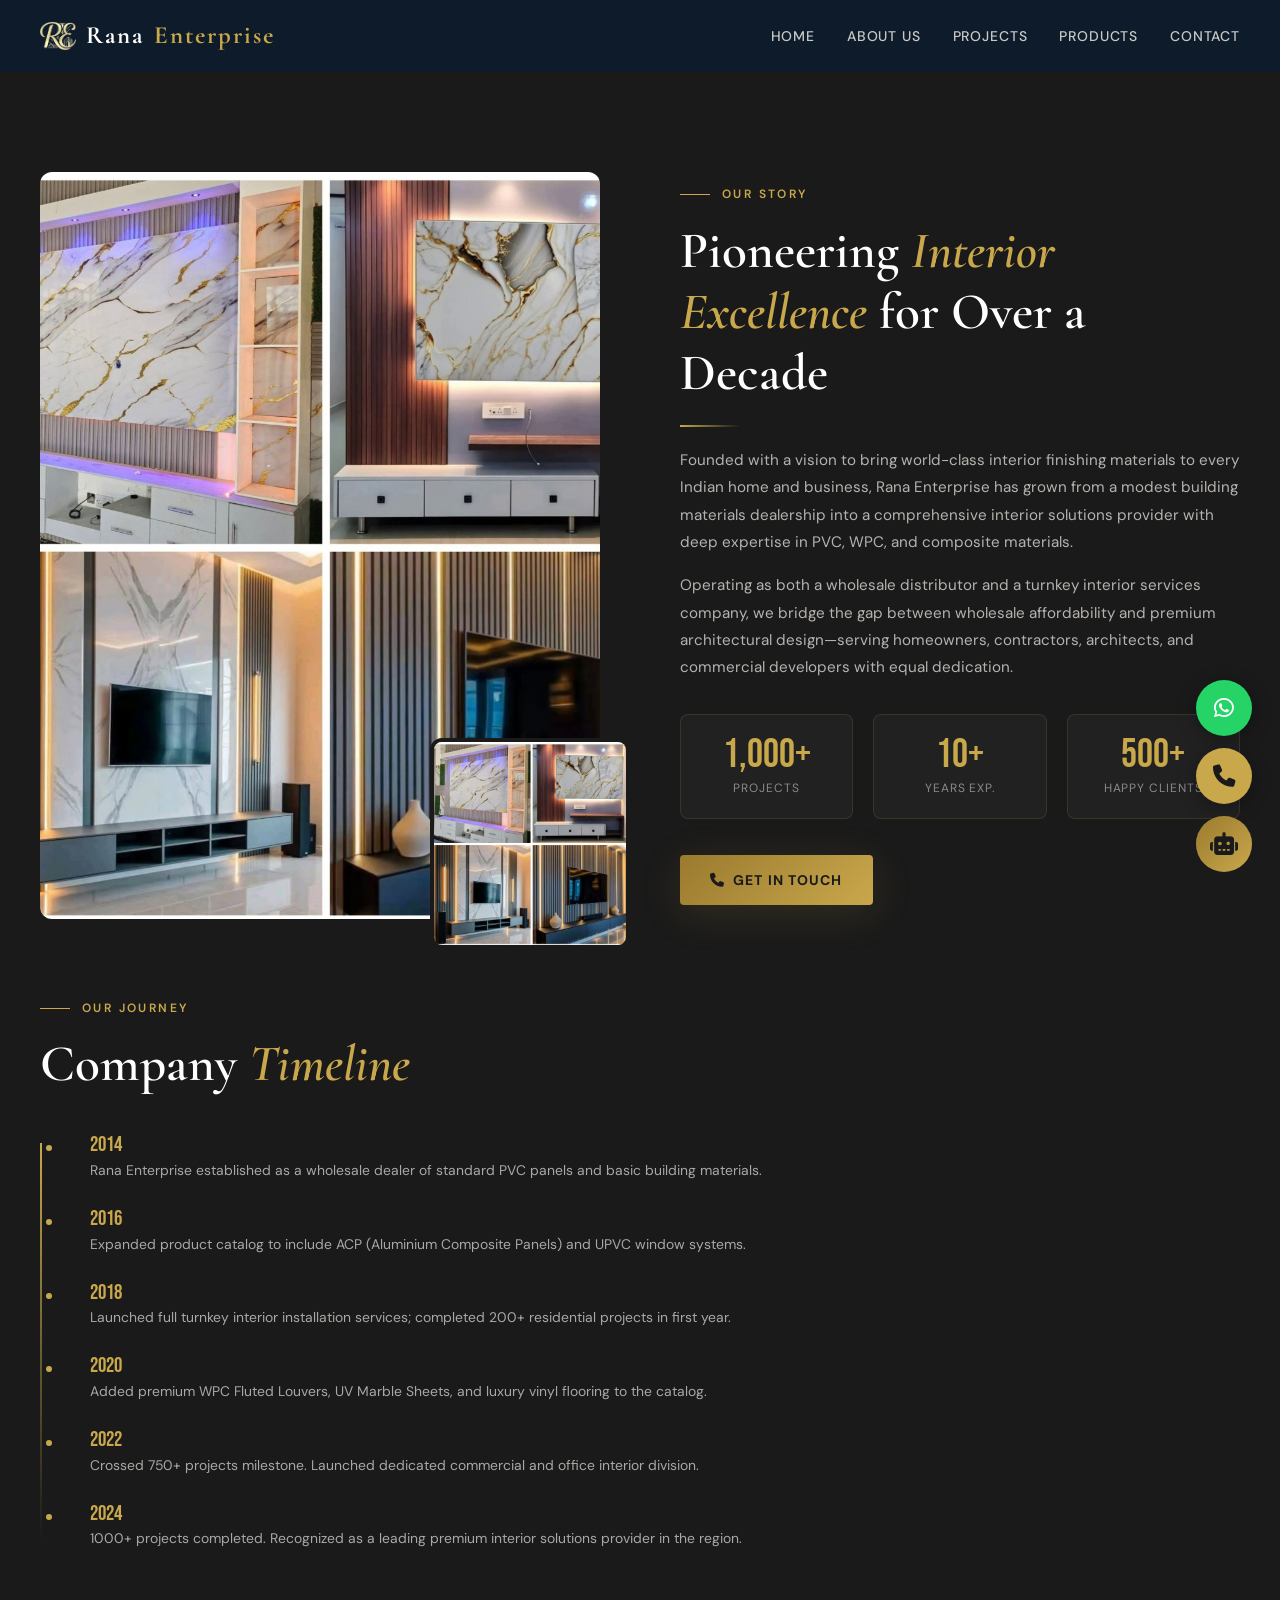
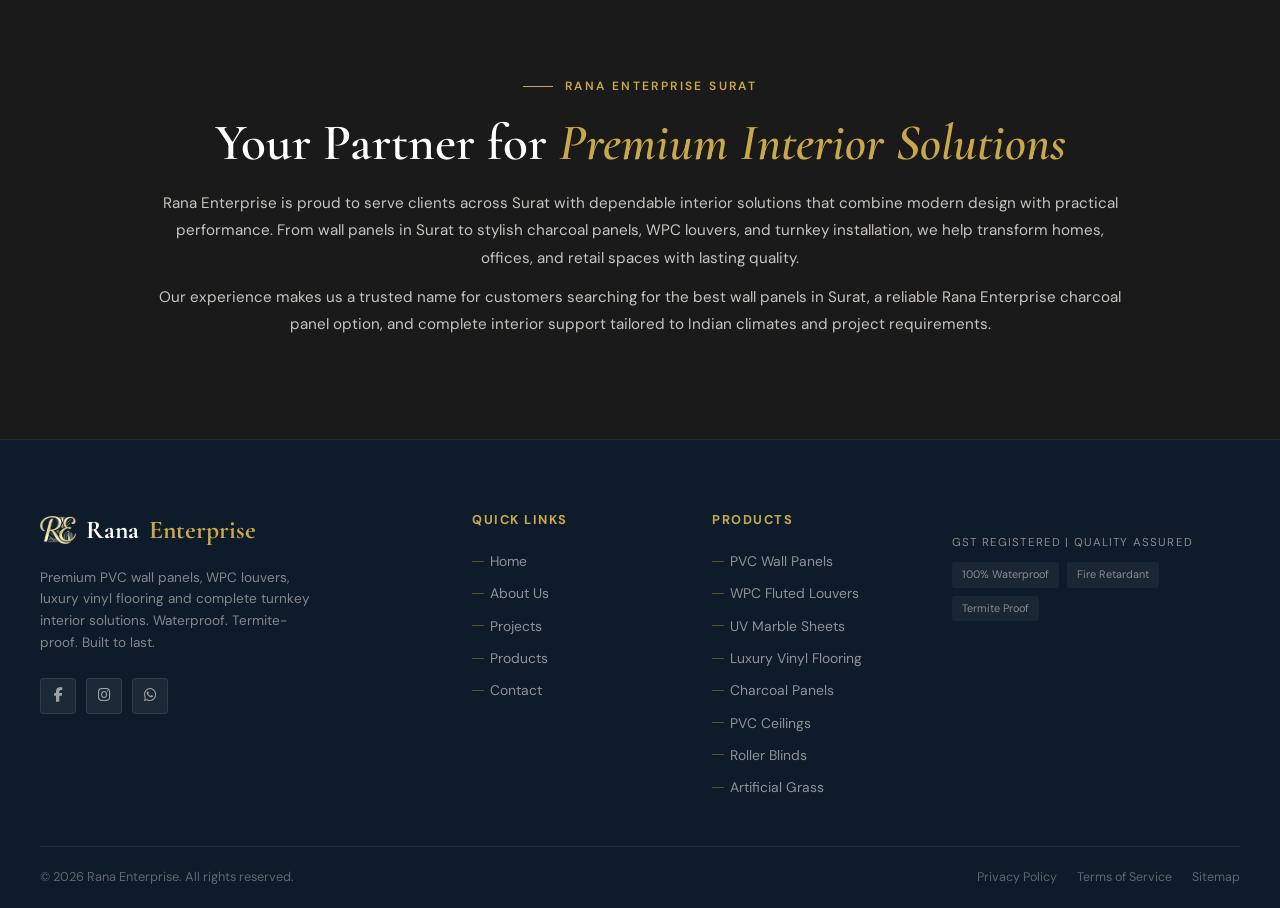
<file: about.html>
<!DOCTYPE html>
<html lang="en">
<head>
<meta charset="UTF-8">
<meta name="viewport" content="width=device-width, initial-scale=1.0">
<title>Rana Enterprise | About Us</title>
<meta name="description" content="Learn how Rana Enterprise delivers durable PVC, WPC, and composite interior solutions with expert design and installation services in Surat.">
<meta name="keywords" content="Rana Enterprise, Rana Enterprise Surat, wall panels in Surat, best wall panels in Surat, charcoal panel, Rana Enterprise charcoal panel, interior solutions Surat">
<meta property="og:title" content="Rana Enterprise | Premium Interior Solutions">
<meta property="og:description" content="Transform your space with premium PVC wall panels, WPC louvers, and flooring systems. Waterproof. Termite-proof. 1000+ projects.">
<meta property="og:type" content="website">
<meta property="og:url" content="https://rana-enterprise.com/about.html">
<meta property="og:site_name" content="Rana Enterprise">
<meta property="og:image" content="https://rana-enterprise.com/images/hero-image.jpeg">
<meta name="twitter:card" content="summary_large_image">
<meta name="twitter:title" content="Rana Enterprise | Premium Interior Solutions">
<meta name="twitter:description" content="Learn about Rana Enterprise and our premium interior materials and turnkey installation services.">
<meta name="twitter:image" content="https://rana-enterprise.com/images/hero-image.jpeg">
<link rel="canonical" href="https://rana-enterprise.com/about.html">
<meta name="robots" content="index, follow">
<meta name="google-site-verification" content="ZkiQlx0ZmdJBZcfLqSFA2sCXxiB3icW25ZagEXzo4P0">
<link rel="icon" href="images/logo/small-logo.png" type="image/png">
<link rel="preconnect" href="https://fonts.googleapis.com">
<link href="https://fonts.googleapis.com/css2?family=Cormorant+Garamond:wght@300;400;500;600;700&family=DM+Sans:wght@300;400;500;600&family=Bebas+Neue&display=swap" rel="stylesheet">
<link rel="stylesheet" href="style.css">
<link rel="stylesheet" href="https://cdnjs.cloudflare.com/ajax/libs/font-awesome/6.5.0/css/all.min.css">
<script type="application/ld+json">
{
  "@context": "https://schema.org",
  "@type": "LocalBusiness",
  "name": "Rana Enterprise",
  "description": "Premium PVC wall panels, WPC louvers, flooring systems, and turnkey interior solutions.",
  "telephone": "+91-92652-11720",
  "address": {
    "@type": "PostalAddress",
    "addressCountry": "IN"
  },
  "openingHours": "Mo-Sa 09:00-19:00",
  "sameAs": ["https://www.facebook.com/share/1EucKPHmj1/","https://www.instagram.com/ranjeet_rana_0121"]
}
</script>
<script type="application/ld+json">
{
  "@context": "https://schema.org",
  "@type": "WebSite",
  "name": "Rana Enterprise",
  "alternateName": "Rana",
  "url": "https://rana-enterprise.com/"
}
</script>
</head>
<body>
<div id="scroll-progress"></div>
<div id="loader">
  <div class="loader-logo">Rana Enterprise</div>
  <div class="loader-line"><div class="loader-line-fill"></div></div>
</div>
<nav id="navbar">
  <a href="index.html" class="nav-logo">
    <div class="nav-logo-icon"><img src="images/logo/small-logo.png" alt="Rana Enterprise logo"></div>
    Rana <span>Enterprise</span>
  </a>
  <div class="nav-menu" id="nav-menu">
    <a href="index.html" data-page="home">Home</a>
    <a href="about.html" data-page="about">About Us</a>
    <a href="projects.html" data-page="projects">Projects</a>
    <a href="products.html" data-page="products-page">Products</a>
    <a href="contact.html" data-page="contact">Contact</a>
  </div>
  <div class="hamburger" id="hamburger" onclick="toggleMobile()">
    <span></span><span></span><span></span>
  </div>
</nav><div class="mobile-menu" id="mobile-menu">
  <a href="index.html" onclick="closeMobile()">Home</a>
  <a href="about.html" onclick="closeMobile()">About Us</a>
  <a href="projects.html" onclick="closeMobile()">Projects</a>
  <a href="products.html" onclick="closeMobile()">Products</a>
  <a href="contact.html" onclick="closeMobile()">Contact</a>
  </div>
<div style="height:72px;background:var(--deep-blue)"></div>
  <section id="about" class="section-pad">
    <div class="container">
      <div class="about-grid">
        <div class="about-images" data-aos="fade-right">
          <div class="about-img-main">
            <video src="images/about.mp4" class="about-main-video" autoplay muted loop playsinline preload="none" poster="images/img.jpeg" aria-label="Rana Enterprise interior solutions"></video>
          </div>
          <div class="about-img-accent">
            <img src="images/img.jpeg" alt="PVC Panel Installation" loading="lazy">
          </div>
        </div>
        <div class="about-content" data-aos="fade-left">
          <div class="section-label">Our Story</div>
          <h1 class="section-title">Pioneering <em>Interior Excellence</em> for Over a Decade</h1>
          <div class="gold-line"></div>
          <p style="font-size:0.95rem;color:rgba(248,244,238,0.7);line-height:1.8;margin-bottom:16px">Founded with a vision to bring world-class interior finishing materials to every Indian home and business, Rana Enterprise has grown from a modest building materials dealership into a comprehensive interior solutions provider with deep expertise in PVC, WPC, and composite materials.</p>
          <p style="font-size:0.95rem;color:rgba(248,244,238,0.7);line-height:1.8;margin-bottom:32px">Operating as both a wholesale distributor and a turnkey interior services company, we bridge the gap between wholesale affordability and premium architectural design—serving homeowners, contractors, architects, and commercial developers with equal dedication.</p>
          <div style="display:grid;grid-template-columns:1fr 1fr 1fr;gap:20px;margin-bottom:36px">
            <div style="text-align:center;padding:20px;background:rgba(255,255,255,0.03);border-radius:8px;border:1px solid rgba(201,168,76,0.15)">
              <div style="font-family:'Bebas Neue',sans-serif;font-size:2.5rem;color:var(--gold);line-height:1" class="counter" data-target="1000">0</div>
              <div style="font-size:0.75rem;color:var(--text-muted);text-transform:uppercase;letter-spacing:0.08em;margin-top:4px">Projects</div>
            </div>
            <div style="text-align:center;padding:20px;background:rgba(255,255,255,0.03);border-radius:8px;border:1px solid rgba(201,168,76,0.15)">
              <div style="font-family:'Bebas Neue',sans-serif;font-size:2.5rem;color:var(--gold);line-height:1" class="counter" data-target="10">0</div>
              <div style="font-size:0.75rem;color:var(--text-muted);text-transform:uppercase;letter-spacing:0.08em;margin-top:4px">Years Exp.</div>
            </div>
            <div style="text-align:center;padding:20px;background:rgba(255,255,255,0.03);border-radius:8px;border:1px solid rgba(201,168,76,0.15)">
              <div style="font-family:'Bebas Neue',sans-serif;font-size:2.5rem;color:var(--gold);line-height:1" class="counter" data-target="500">0</div>
              <div style="font-size:0.75rem;color:var(--text-muted);text-transform:uppercase;letter-spacing:0.08em;margin-top:4px">Happy Clients</div>
            </div>
          </div>
          <a href="contact.html" class="btn-primary"><i class="fas fa-phone"></i> Get in Touch</a>
        </div>
      </div>

      <!-- Timeline -->
      <div style="margin-top:80px" data-aos>
        <div class="section-label">Our Journey</div>
        <h2 class="section-title" style="margin-bottom:40px">Company <em>Timeline</em></h2>
        <div class="timeline">
          <div class="timeline-item">
            <div class="timeline-year">2014</div>
            <div class="timeline-desc">Rana Enterprise established as a wholesale dealer of standard PVC panels and basic building materials.</div>
          </div>
          <div class="timeline-item">
            <div class="timeline-year">2016</div>
            <div class="timeline-desc">Expanded product catalog to include ACP (Aluminium Composite Panels) and UPVC window systems.</div>
          </div>
          <div class="timeline-item">
            <div class="timeline-year">2018</div>
            <div class="timeline-desc">Launched full turnkey interior installation services; completed 200+ residential projects in first year.</div>
          </div>
          <div class="timeline-item">
            <div class="timeline-year">2020</div>
            <div class="timeline-desc">Added premium WPC Fluted Louvers, UV Marble Sheets, and luxury vinyl flooring to the catalog.</div>
          </div>
          <div class="timeline-item">
            <div class="timeline-year">2022</div>
            <div class="timeline-desc">Crossed 750+ projects milestone. Launched dedicated commercial and office interior division.</div>
          </div>
          <div class="timeline-item">
            <div class="timeline-year">2024</div>
            <div class="timeline-desc">1000+ projects completed. Recognized as a leading premium interior solutions provider in the region.</div>
          </div>
        </div>
      </div>
    </div>
  </section>

  <section class="section-pad" style="padding-top:0;">
    <div class="container">
      <div class="section-label" style="justify-content:center">Rana Enterprise Surat</div>
      <h2 class="section-title" style="text-align:center;margin-bottom:16px">Your Partner for <em>Premium Interior Solutions</em></h2>
      <p style="max-width:980px;margin:0 auto 12px;font-size:0.95rem;color:rgba(248,244,238,0.78);line-height:1.8;text-align:center">
        Rana Enterprise is proud to serve clients across Surat with dependable interior solutions that combine modern design with practical performance. From wall panels in Surat to stylish charcoal panels, WPC louvers, and turnkey installation, we help transform homes, offices, and retail spaces with lasting quality.
      </p>
      <p style="max-width:980px;margin:0 auto;font-size:0.95rem;color:rgba(248,244,238,0.78);line-height:1.8;text-align:center">
        Our experience makes us a trusted name for customers searching for the best wall panels in Surat, a reliable Rana Enterprise charcoal panel option, and complete interior support tailored to Indian climates and project requirements.
      </p>
    </div>
  </section>
</div>

<!-- ==========================================<footer>==========================================-->
<footer>
  <div class="footer-main">
    <div class="container">
      <div class="footer-grid">
        <div class="footer-brand">
          <div class="footer-logo"><div class="nav-logo-icon"><img src="images/logo/small-logo.png" alt="Rana Enterprise logo"></div>Rana <span>Enterprise</span></div>
          <p class="footer-tagline">Premium PVC wall panels, WPC louvers, luxury vinyl flooring and complete turnkey interior solutions. Waterproof. Termite-proof. Built to last.</p>
          <div class="footer-socials">
            <a href="https://www.facebook.com/share/1EucKPHmj1/" class="social-btn" aria-label="Facebook" target="_blank" rel="noopener noreferrer"><i class="fab fa-facebook-f"></i></a>
            <a href="https://www.instagram.com/ranjeet_rana_0121?igsh=bjB0dzAxNHVwMGg=" class="social-btn" aria-label="Instagram" target="_blank" rel="noopener noreferrer"><i class="fab fa-instagram"></i></a>
            <a href="https://wa.me/919265211720" class="social-btn" aria-label="WhatsApp" target="_blank" rel="noopener noreferrer"><i class="fab fa-whatsapp"></i></a>
          </div>
        </div>
        <div class="footer-col">
          <h4>Quick Links</h4>
          <div class="footer-links">
            <a href="index.html">Home</a>
            <a href="about.html">About Us</a>
            <a href="projects.html">Projects</a>
            <a href="products.html">Products</a>
            <a href="contact.html">Contact</a>
          </div>
        </div>
        <div class="footer-col">
          <h4>Products</h4>
          <div class="footer-links">
            <a href="products.html">PVC Wall Panels</a>
            <a href="products.html">WPC Fluted Louvers</a>
            <a href="products.html">UV Marble Sheets</a>
            <a href="products.html">Luxury Vinyl Flooring</a>
            <a href="products.html">Charcoal Panels</a>
            <a href="products.html">PVC Ceilings</a>
            <a href="products.html">Roller Blinds</a>
            <a href="products.html">Artificial Grass</a>
          </div>
        </div>
        <div class="footer-col">
          <div style="margin-top:24px">
            <p style="font-size:0.72rem;color:var(--text-muted);text-transform:uppercase;letter-spacing:0.1em;margin-bottom:10px">GST Registered | Quality Assured</p>
            <div style="display:flex;flex-wrap:wrap;gap:8px">
              <span style="padding:4px 10px;background:rgba(255,255,255,0.05);border-radius:3px;font-size:0.68rem;color:var(--text-muted)">100% Waterproof</span>
              <span style="padding:4px 10px;background:rgba(255,255,255,0.05);border-radius:3px;font-size:0.68rem;color:var(--text-muted)">Fire Retardant</span>
              <span style="padding:4px 10px;background:rgba(255,255,255,0.05);border-radius:3px;font-size:0.68rem;color:var(--text-muted)">Termite Proof</span>
            </div>
          </div>
        </div>
      </div>
    </div>
  </div>
  <div class="container">
    <div class="footer-bottom">
      <p>© 2026 Rana Enterprise. All rights reserved.</p>
      <div class="footer-bottom-links">
        <a href="privacy.html">Privacy Policy</a>
        <a href="terms.html">Terms of Service</a>
        <a href="sitemap.xml">Sitemap</a>
      </div>
    </div>
  </div></footer><div class="modal-overlay" id="quote-modal">
  <div class="modal-box">
    <button class="modal-close" onclick="closeModal()"><i class="fas fa-times"></i></button>
    <h3 class="section-title" style="font-size:1.5rem;margin-bottom:6px">Request Free Estimate</h3>
    <p style="color:var(--text-muted);font-size:0.85rem;margin-bottom:24px">Share your details and we'll contact you within 2 hours.</p>
    <div class="form-group"><label>Full Name *</label><input type="text" placeholder="Your name"></div>
    <div class="form-group"><label>Phone *</label><input type="tel" placeholder="+91-92652-11720"></div>
    <div class="form-group"><label>Service Needed</label>
      <select>
        <option>Wall Paneling</option>
        <option>Flooring</option>
        <option>Ceiling</option>
        <option>Full Turnkey Interior</option>
        <option>Renovation</option>
      </select>
    </div>
    <button class="btn-primary" style="width:100%;justify-content:center" onclick="submitForm()"><i class="fas fa-paper-plane"></i> Submit Request</button>
  </div>
</div>
<div class="floating-buttons">
  <a href="https://wa.me/919265211720" class="floating-btn floating-btn-whatsapp" title="WhatsApp"><i class="fab fa-whatsapp"></i></a>
  <a href="tel:+919265211720" class="floating-btn floating-btn-call" title="Call"><i class="fas fa-phone"></i></a>
  <a href="#" onclick="openChatbotModal(); return false;" class="floating-btn floating-btn-quote" title="Chatbot"><i class="fas fa-robot"></i></a>
</div>
<script src="app.js" defer></script>
<script>
  function hideLoader() {
    const loader = document.getElementById("loader");
    if (loader) loader.classList.add("hidden");
  }
  function startPage() {
    hideLoader();
    initCounters(); initAOS();
  }
  document.addEventListener("DOMContentLoaded", startPage, { once: true });
  setTimeout(hideLoader, 2000);
</script>
</body>
</html>
</file>
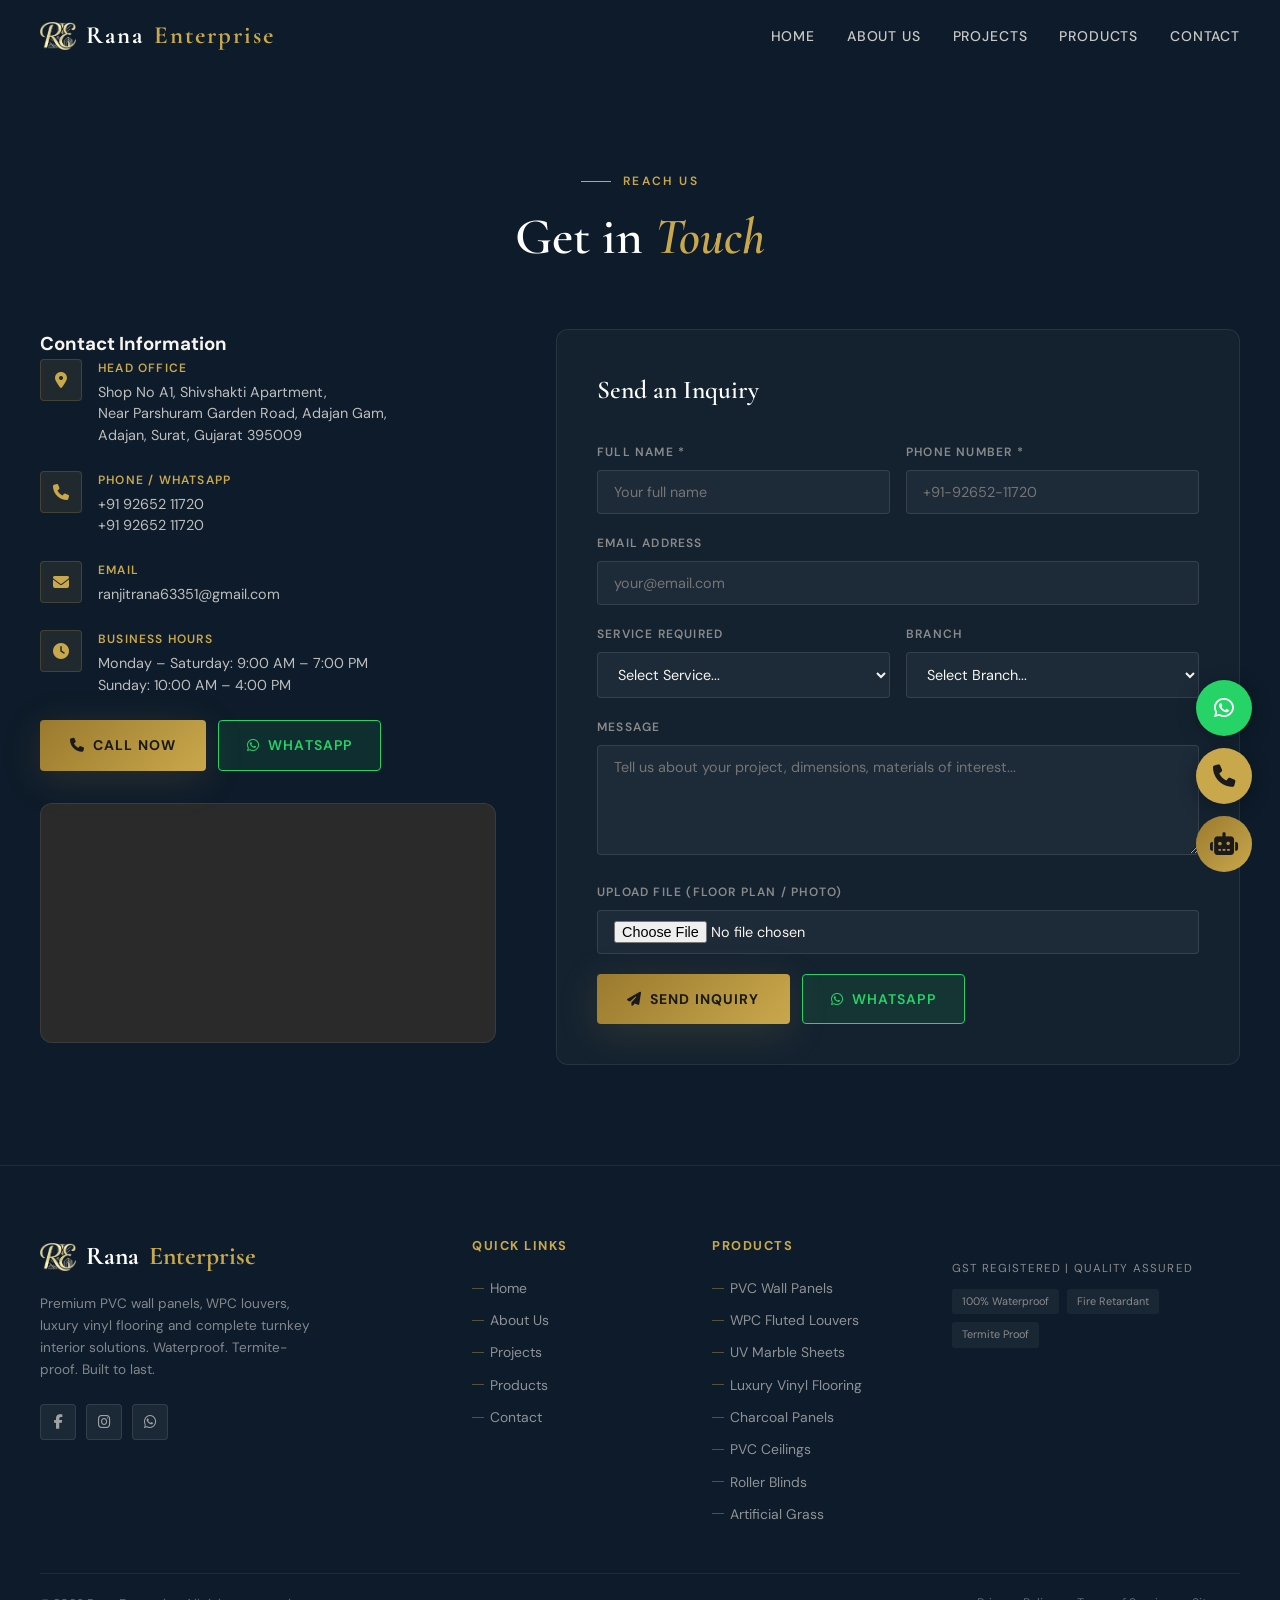
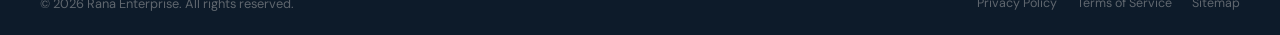
<file: contact.html>
<!DOCTYPE html>
<html lang="en">
<head>
<meta charset="UTF-8">
<meta name="viewport" content="width=device-width, initial-scale=1.0">
<title>Rana Enterprise | Contact</title>
<meta name="description" content="Contact Rana Enterprise for premium wall panels, flooring, ceiling solutions, project consultations, and turnkey interior services.">
<meta property="og:title" content="Rana Enterprise | Premium Interior Solutions">
<meta property="og:description" content="Transform your space with premium PVC wall panels, WPC louvers, and flooring systems. Waterproof. Termite-proof. 1000+ projects.">
<meta property="og:type" content="website">
<meta property="og:url" content="https://rana-enterprise.com/contact.html">
<meta property="og:site_name" content="Rana Enterprise">
<meta property="og:image" content="https://rana-enterprise.com/images/hero-image.jpeg">
<meta name="twitter:card" content="summary_large_image">
<meta name="twitter:title" content="Rana Enterprise | Premium Interior Solutions">
<meta name="twitter:description" content="Contact Rana Enterprise for premium interior materials, project consultations, and turnkey installation services.">
<meta name="twitter:image" content="https://rana-enterprise.com/images/hero-image.jpeg">
<link rel="canonical" href="https://rana-enterprise.com/contact.html">
<meta name="robots" content="index, follow">
<meta name="google-site-verification" content="ZkiQlx0ZmdJBZcfLqSFA2sCXxiB3icW25ZagEXzo4P0">
<link rel="icon" href="images/logo/small-logo.png" type="image/png">
<link rel="preconnect" href="https://fonts.googleapis.com">
<link href="https://fonts.googleapis.com/css2?family=Cormorant+Garamond:wght@300;400;500;600;700&family=DM+Sans:wght@300;400;500;600&family=Bebas+Neue&display=swap" rel="stylesheet">
<link rel="stylesheet" href="style.css">
<link rel="stylesheet" href="https://cdnjs.cloudflare.com/ajax/libs/font-awesome/6.5.0/css/all.min.css">
<script type="application/ld+json">
{
  "@context": "https://schema.org",
  "@type": "LocalBusiness",
  "name": "Rana Enterprise",
  "description": "Premium PVC wall panels, WPC louvers, flooring systems, and turnkey interior solutions.",
  "telephone": "+91-92652-11720",
  "address": {
    "@type": "PostalAddress",
    "streetAddress": "Shop No A1, Shivshakti Apartment, Near Parshuram Garden Road, Adajan Gam, Adajan",
    "addressLocality": "Surat",
    "addressRegion": "Gujarat",
    "postalCode": "395009",
    "addressCountry": "IN"
  },
  "openingHours": "Mo-Sa 09:00-19:00",
  "sameAs": ["https://www.facebook.com/share/1EucKPHmj1/","https://www.instagram.com/ranjeet_rana_0121"]
}
</script>
<script type="application/ld+json">
{
  "@context": "https://schema.org",
  "@type": "WebSite",
  "name": "Rana Enterprise",
  "alternateName": "Rana",
  "url": "https://rana-enterprise.com/"
}
</script>
</head>
<body>
<div id="scroll-progress"></div>
<div id="loader">
  <div class="loader-logo">Rana Enterprise</div>
  <div class="loader-line"><div class="loader-line-fill"></div></div>
</div>
<nav id="navbar">
  <a href="index.html" class="nav-logo">
    <div class="nav-logo-icon"><img src="images/logo/small-logo.png" alt="Rana Enterprise logo"></div>
    Rana <span>Enterprise</span>
  </a>
  <div class="nav-menu" id="nav-menu">
    <a href="index.html" data-page="home">Home</a>
    <a href="about.html" data-page="about">About Us</a>
    <a href="projects.html" data-page="projects">Projects</a>
    <a href="products.html" data-page="products-page">Products</a>
    <a href="contact.html" data-page="contact">Contact</a>
  </div>
  <div class="hamburger" id="hamburger" onclick="toggleMobile()">
    <span></span><span></span><span></span>
  </div>
</nav><div class="mobile-menu" id="mobile-menu">
  <a href="index.html" onclick="closeMobile()">Home</a>
  <a href="about.html" onclick="closeMobile()">About Us</a>
  <a href="projects.html" onclick="closeMobile()">Projects</a>
  <a href="products.html" onclick="closeMobile()">Products</a>
  <a href="contact.html" onclick="closeMobile()">Contact</a>
  </div>
<div style="height:72px;background:var(--deep-blue)"></div>
  <section id="contact-page" class="section-pad">
    <div class="container">
      <div style="text-align:center;margin-bottom:60px">
        <div class="section-label" style="justify-content:center">Reach Us</div>
        <h1 class="section-title">Get in <em>Touch</em></h1>
      </div>
      <div class="contact-layout">
        <div>
          <h3>Contact Information</h3>
          <div class="contact-detail">
            <div class="contact-detail-icon"><i class="fas fa-map-marker-alt"></i></div>
            <div class="contact-detail-info">
              <p>Head Office</p>
              <p>Shop No A1, Shivshakti Apartment,<br>Near Parshuram Garden Road, Adajan Gam,<br>Adajan, Surat, Gujarat 395009</p>
            </div>
          </div>
          <div class="contact-detail">
            <div class="contact-detail-icon"><i class="fas fa-phone"></i></div>
            <div class="contact-detail-info">
              <p>Phone / WhatsApp</p>
              <p>+91 92652 11720<br>+91 92652 11720</p>
            </div>
          </div>
          <div class="contact-detail">
            <div class="contact-detail-icon"><i class="fas fa-envelope"></i></div>
            <div class="contact-detail-info">
              <p>Email</p>
              <p>ranjitrana63351@gmail.com</p>
            </div>
          </div>
          <div class="contact-detail">
            <div class="contact-detail-icon"><i class="fas fa-clock"></i></div>
            <div class="contact-detail-info">
              <p>Business Hours</p>
              <p>Monday – Saturday: 9:00 AM – 7:00 PM<br>Sunday: 10:00 AM – 4:00 PM</p>
            </div>
          </div>
          <div style="display:flex;gap:12px;margin-top:20px;flex-wrap:wrap">
            <a href="tel:+919265211720" class="btn-primary"><i class="fas fa-phone"></i> Call Now</a>
            <a href="https://wa.me/919265211720" class="btn-outline" style="background:rgba(37,211,102,0.1);border-color:#25D366;color:#25D366"><i class="fab fa-whatsapp"></i> WhatsApp</a>
          </div>
          <div class="map-container">
            <iframe src="https://www.google.com/maps/embed?pb=!1m18!1m12!1m3!1d3719.812902027263!2d72.7877984!3d21.1995902!2m3!1f0!2f0!3f0!3m2!1i1024!2i768!4f13.1!3m3!1m2!1s0x3be04d005d3a269b%3A0xba901a00c24f2cb3!2sRana%20Enterprise!5e0!3m2!1sen!2sin!4v1784697116616!5m2!1sen!2sin" width="600" height="450" style="border:0;width:100%;height:100%;display:block;" allowfullscreen="" loading="lazy" referrerpolicy="strict-origin-when-cross-origin"></iframe>
          </div>
        </div>
        <div class="contact-form-wrap">
          <h3>Send an Inquiry</h3>
          <div class="form-row">
            <div class="form-group">
              <label>Full Name *</label>
              <input type="text" placeholder="Your full name">
            </div>
            <div class="form-group">
              <label>Phone Number *</label>
              <input type="tel" placeholder="+91-92652-11720">
            </div>
          </div>
          <div class="form-group">
            <label>Email Address</label>
            <input type="email" placeholder="your@email.com">
          </div>
          <div class="form-row">
            <div class="form-group">
              <label>Service Required</label>
              <select>
                <option>Select Service...</option>
                <option>Turnkey Interior Solutions</option>
                <option>Wall Paneling & Ceiling</option>
                <option>Flooring Installation</option>
                <option>Renovation & Waterproofing</option>
                <option>Commercial Interior</option>
                <option>Wholesale / B2B Inquiry</option>
                <option>Product Catalog Request</option>
              </select>
            </div>
            <div class="form-group">
              <label>Branch</label>
              <select>
                <option>Select Branch...</option>
                <option>Head Office</option>
                <option>Branch 2</option>
                <option>Branch 3</option>
              </select>
            </div>
          </div>
          <div class="form-group">
            <label>Message</label>
            <textarea placeholder="Tell us about your project, dimensions, materials of interest..."></textarea>
          </div>
          <div class="form-group">
            <label>Upload File (Floor Plan / Photo)</label>
            <input type="file" accept="image/*,.pdf" style="padding:10px 16px">
          </div>
          <div class="form-actions">
            <button class="btn-primary" onclick="submitForm()"><i class="fas fa-paper-plane"></i> Send Inquiry</button>
            <a href="https://wa.me/919265211720" class="btn-outline" style="background:rgba(37,211,102,0.1);border-color:#25D366;color:#25D366"><i class="fab fa-whatsapp"></i> WhatsApp</a>
          </div>
        </div>
      </div>
    </div>
  </section>
</div>

<!-- ==========================================<footer>==========================================-->
<footer>
  <div class="footer-main">
    <div class="container">
      <div class="footer-grid">
        <div class="footer-brand">
          <div class="footer-logo"><div class="nav-logo-icon"><img src="images/logo/small-logo.png" alt="Rana Enterprise logo"></div>Rana <span>Enterprise</span></div>
          <p class="footer-tagline">Premium PVC wall panels, WPC louvers, luxury vinyl flooring and complete turnkey interior solutions. Waterproof. Termite-proof. Built to last.</p>
          <div class="footer-socials">
            <a href="https://www.facebook.com/share/1EucKPHmj1/" class="social-btn" aria-label="Facebook" target="_blank" rel="noopener noreferrer"><i class="fab fa-facebook-f"></i></a>
            <a href="https://www.instagram.com/ranjeet_rana_0121?igsh=bjB0dzAxNHVwMGg=" class="social-btn" aria-label="Instagram" target="_blank" rel="noopener noreferrer"><i class="fab fa-instagram"></i></a>
            <a href="https://wa.me/919265211720" class="social-btn" aria-label="WhatsApp" target="_blank" rel="noopener noreferrer"><i class="fab fa-whatsapp"></i></a>
          </div>
        </div>
        <div class="footer-col">
          <h4>Quick Links</h4>
          <div class="footer-links">
            <a href="index.html">Home</a>
            <a href="about.html">About Us</a>
            <a href="projects.html">Projects</a>
            <a href="products.html">Products</a>
            <a href="contact.html">Contact</a>
          </div>
        </div>
        <div class="footer-col">
          <h4>Products</h4>
          <div class="footer-links">
            <a href="products.html">PVC Wall Panels</a>
            <a href="products.html">WPC Fluted Louvers</a>
            <a href="products.html">UV Marble Sheets</a>
            <a href="products.html">Luxury Vinyl Flooring</a>
            <a href="products.html">Charcoal Panels</a>
            <a href="products.html">PVC Ceilings</a>
            <a href="products.html">Roller Blinds</a>
            <a href="products.html">Artificial Grass</a>
          </div>
        </div>
        <div class="footer-col">
          <div style="margin-top:24px">
            <p style="font-size:0.72rem;color:var(--text-muted);text-transform:uppercase;letter-spacing:0.1em;margin-bottom:10px">GST Registered | Quality Assured</p>
            <div style="display:flex;flex-wrap:wrap;gap:8px">
              <span style="padding:4px 10px;background:rgba(255,255,255,0.05);border-radius:3px;font-size:0.68rem;color:var(--text-muted)">100% Waterproof</span>
              <span style="padding:4px 10px;background:rgba(255,255,255,0.05);border-radius:3px;font-size:0.68rem;color:var(--text-muted)">Fire Retardant</span>
              <span style="padding:4px 10px;background:rgba(255,255,255,0.05);border-radius:3px;font-size:0.68rem;color:var(--text-muted)">Termite Proof</span>
            </div>
          </div>
        </div>
      </div>
    </div>
  </div>
  <div class="container">
    <div class="footer-bottom">
      <p>© 2026 Rana Enterprise. All rights reserved.</p>
      <div class="footer-bottom-links">
        <a href="privacy.html">Privacy Policy</a>
        <a href="terms.html">Terms of Service</a>
        <a href="sitemap.xml">Sitemap</a>
      </div>
    </div>
  </div></footer><div class="modal-overlay" id="quote-modal">
  <div class="modal-box">
    <button class="modal-close" onclick="closeModal()"><i class="fas fa-times"></i></button>
    <h3 class="section-title" style="font-size:1.5rem;margin-bottom:6px">Request Free Estimate</h3>
    <p style="color:var(--text-muted);font-size:0.85rem;margin-bottom:24px">Share your details and we'll contact you within 2 hours.</p>
    <div class="form-group"><label>Full Name *</label><input type="text" placeholder="Your name"></div>
    <div class="form-group"><label>Phone *</label><input type="tel" placeholder="+91-92652-11720"></div>
    <div class="form-group"><label>Service Needed</label>
      <select>
        <option>Wall Paneling</option>
        <option>Flooring</option>
        <option>Ceiling</option>
        <option>Full Turnkey Interior</option>
        <option>Renovation</option>
      </select>
    </div>
    <button class="btn-primary" style="width:100%;justify-content:center" onclick="submitForm()"><i class="fas fa-paper-plane"></i> Submit Request</button>
  </div>
</div>
<div class="floating-buttons">
  <a href="https://wa.me/919265211720" class="floating-btn floating-btn-whatsapp" title="WhatsApp"><i class="fab fa-whatsapp"></i></a>
  <a href="tel:+919265211720" class="floating-btn floating-btn-call" title="Call"><i class="fas fa-phone"></i></a>
  <a href="#" onclick="openChatbotModal(); return false;" class="floating-btn floating-btn-quote" title="Chatbot"><i class="fas fa-robot"></i></a>
</div>
<script src="app.js" defer></script>
<script>
  function hideLoader() {
    const loader = document.getElementById("loader");
    if (loader) loader.classList.add("hidden");
  }
  function startPage() {
    hideLoader();
    initAOS();
  }
  document.addEventListener("DOMContentLoaded", startPage, { once: true });
  setTimeout(hideLoader, 2000);
</script>
</body>
</html>
</file>
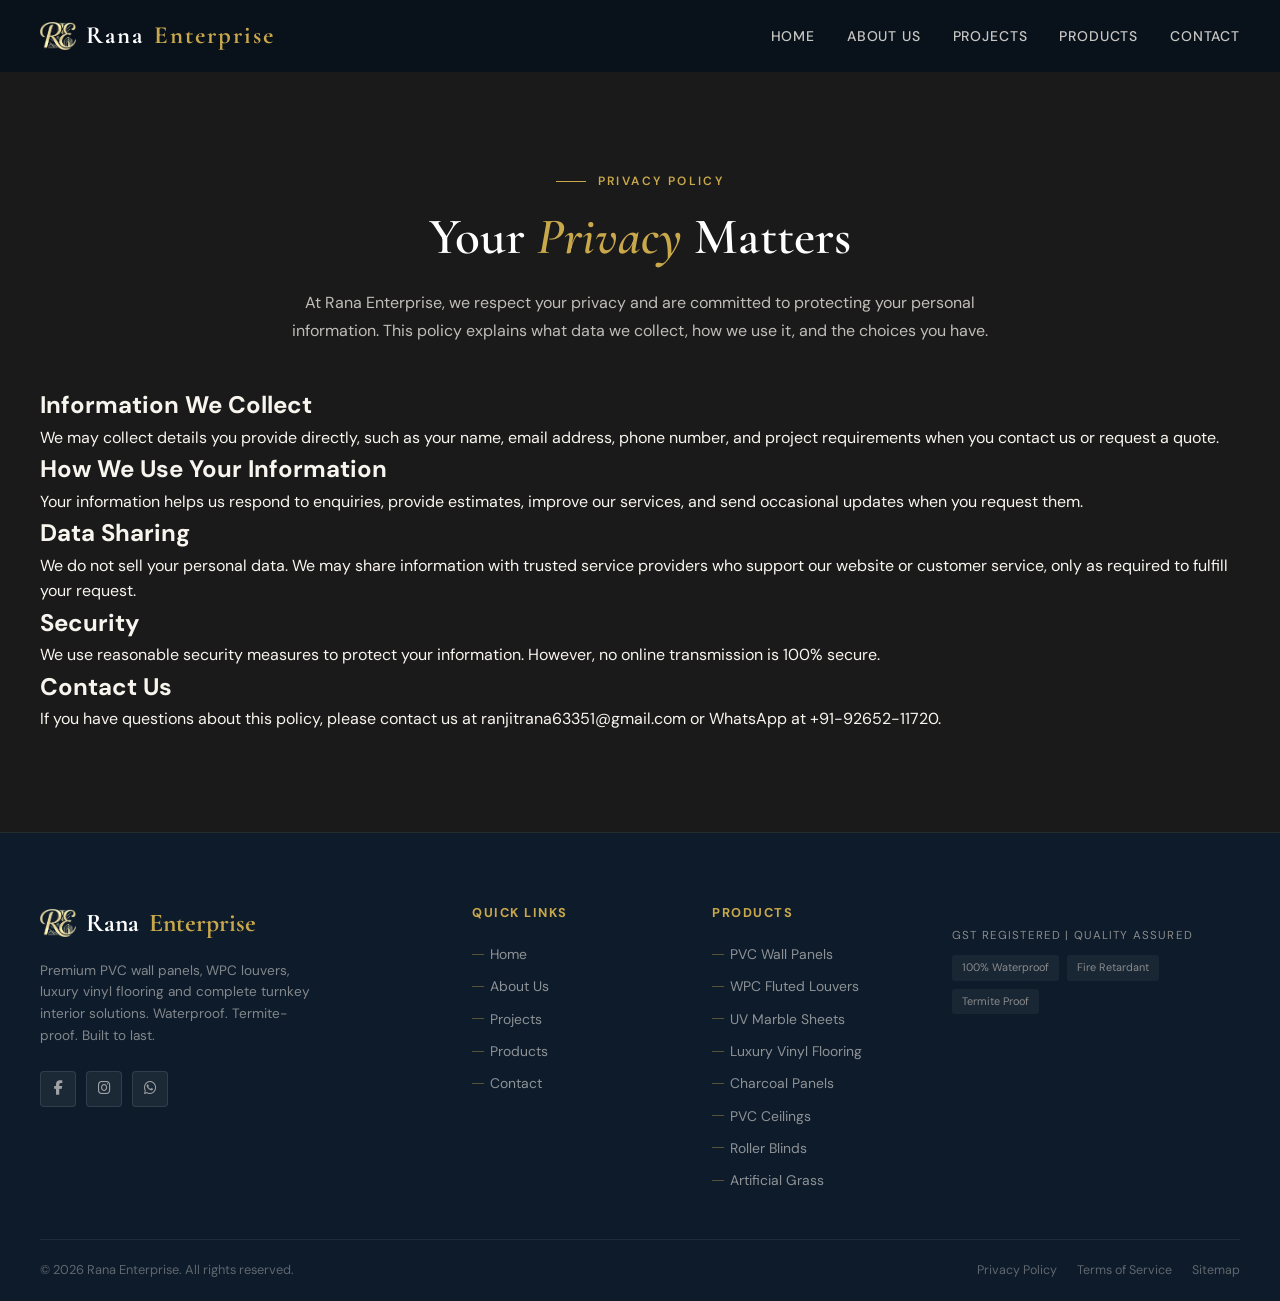
<file: privacy.html>
<!DOCTYPE html>
<html lang="en">
<head>
<meta charset="UTF-8">
<meta name="viewport" content="width=device-width, initial-scale=1.0">
<title>Rana Enterprise | Privacy Policy</title>
<meta name="description" content="Rana Enterprise Privacy Policy explaining how visitor information is collected and used.">
<meta property="og:title" content="Rana Enterprise | Privacy Policy">
<meta property="og:description" content="Learn how Rana Enterprise protects your personal information and handles data responsibly.">
<meta property="og:type" content="website">
<meta property="og:url" content="https://rana-enterprise.com/privacy.html">
<meta property="og:site_name" content="Rana Enterprise">
<meta property="og:image" content="https://rana-enterprise.com/images/hero-image.jpeg">
<meta name="twitter:card" content="summary_large_image">
<meta name="twitter:title" content="Rana Enterprise | Privacy Policy">
<meta name="twitter:description" content="Learn how Rana Enterprise protects your personal information and handles data responsibly.">
<meta name="twitter:image" content="https://rana-enterprise.com/images/hero-image.jpeg">
<link rel="canonical" href="https://rana-enterprise.com/privacy.html">
<meta name="robots" content="index, follow">
<link rel="icon" href="images/logo/small-logo.png" type="image/png">
<link rel="preconnect" href="https://fonts.googleapis.com">
<link href="https://fonts.googleapis.com/css2?family=Cormorant+Garamond:wght@300;400;500;600;700&family=DM+Sans:wght@300;400;500;600&family=Bebas+Neue&display=swap" rel="stylesheet">
<link rel="stylesheet" href="style.css">
<link rel="stylesheet" href="https://cdnjs.cloudflare.com/ajax/libs/font-awesome/6.5.0/css/all.min.css">
</head>
<body class="page-fixed-nav">
<div id="scroll-progress"></div>
<div id="loader">
  <div class="loader-logo">Rana Enterprise</div>
  <div class="loader-line"><div class="loader-line-fill"></div></div>
</div>
<nav id="navbar" class="page-fixed-nav">
  <a href="index.html" class="nav-logo">
    <div class="nav-logo-icon"><img src="images/logo/small-logo.png" alt="Rana Enterprise logo"></div>
    Rana <span>Enterprise</span>
  </a>
  <div class="nav-menu" id="nav-menu">
    <a href="index.html" data-page="home">Home</a>
    <a href="about.html" data-page="about">About Us</a>
    <a href="projects.html" data-page="projects">Projects</a>
    <a href="products.html" data-page="products-page">Products</a>
    <a href="contact.html" data-page="contact">Contact</a>
  </div>
  <div class="hamburger" id="hamburger" onclick="toggleMobile()">
    <span></span><span></span><span></span>
  </div>
</nav>
<div class="mobile-menu" id="mobile-menu">
  <a href="index.html" onclick="closeMobile()">Home</a>
  <a href="about.html" onclick="closeMobile()">About Us</a>
  <a href="projects.html" onclick="closeMobile()">Projects</a>
  <a href="products.html" onclick="closeMobile()">Products</a>
  <a href="contact.html" onclick="closeMobile()">Contact</a>
</div>
<section class="section-pad">
  <div class="container">
    <div style="text-align:center;margin-bottom:40px">
      <div class="section-label" style="justify-content:center">Privacy Policy</div>
      <h1 class="section-title">Your <em>Privacy</em> Matters</h1>
      <p style="color:rgba(248,244,238,0.75);max-width:700px;margin:16px auto;line-height:1.8">At Rana Enterprise, we respect your privacy and are committed to protecting your personal information. This policy explains what data we collect, how we use it, and the choices you have.</p>
    </div>
    <div class="policy-content">
      <h2>Information We Collect</h2>
      <p>We may collect details you provide directly, such as your name, email address, phone number, and project requirements when you contact us or request a quote.</p>
      <h2>How We Use Your Information</h2>
      <p>Your information helps us respond to enquiries, provide estimates, improve our services, and send occasional updates when you request them.</p>
      <h2>Data Sharing</h2>
      <p>We do not sell your personal data. We may share information with trusted service providers who support our website or customer service, only as required to fulfill your request.</p>
      <h2>Security</h2>
      <p>We use reasonable security measures to protect your information. However, no online transmission is 100% secure.</p>
      <h2>Contact Us</h2>
      <p>If you have questions about this policy, please contact us at <a href="mailto:ranjitrana63351@gmail.com">ranjitrana63351@gmail.com</a> or WhatsApp at +91-92652-11720.</p>
    </div>
  </div>
</section>
<footer>
  <div class="footer-main">
    <div class="container">
      <div class="footer-grid">
        <div class="footer-brand">
          <div class="footer-logo"><div class="nav-logo-icon"><img src="images/logo/small-logo.png" alt="Rana Enterprise logo"></div>Rana <span>Enterprise</span></div>
          <p class="footer-tagline">Premium PVC wall panels, WPC louvers, luxury vinyl flooring and complete turnkey interior solutions. Waterproof. Termite-proof. Built to last.</p>
          <div class="footer-socials">
            <a href="https://www.facebook.com/share/1EucKPHmj1/" class="social-btn" aria-label="Facebook" target="_blank" rel="noopener noreferrer"><i class="fab fa-facebook-f"></i></a>
            <a href="https://www.instagram.com/ranjeet_rana_0121?igsh=bjB0dzAxNHVwMGg=" class="social-btn" aria-label="Instagram" target="_blank" rel="noopener noreferrer"><i class="fab fa-instagram"></i></a>
            <a href="https://wa.me/919265211720" class="social-btn" aria-label="WhatsApp" target="_blank" rel="noopener noreferrer"><i class="fab fa-whatsapp"></i></a>
          </div>
        </div>
        <div class="footer-col">
          <h4>Quick Links</h4>
          <div class="footer-links">
            <a href="index.html">Home</a>
            <a href="about.html">About Us</a>
            <a href="projects.html">Projects</a>
            <a href="products.html">Products</a>
            <a href="contact.html">Contact</a>
          </div>
        </div>
        <div class="footer-col">
          <h4>Products</h4>
          <div class="footer-links">
            <a href="products.html">PVC Wall Panels</a>
            <a href="products.html">WPC Fluted Louvers</a>
            <a href="products.html">UV Marble Sheets</a>
            <a href="products.html">Luxury Vinyl Flooring</a>
            <a href="products.html">Charcoal Panels</a>
            <a href="products.html">PVC Ceilings</a>
            <a href="products.html">Roller Blinds</a>
            <a href="products.html">Artificial Grass</a>
          </div>
        </div>
        <div class="footer-col">
          <div style="margin-top:24px">
            <p style="font-size:0.72rem;color:var(--text-muted);text-transform:uppercase;letter-spacing:0.1em;margin-bottom:10px">GST Registered | Quality Assured</p>
            <div style="display:flex;flex-wrap:wrap;gap:8px">
              <span style="padding:4px 10px;background:rgba(255,255,255,0.05);border-radius:3px;font-size:0.68rem;color:var(--text-muted)">100% Waterproof</span>
              <span style="padding:4px 10px;background:rgba(255,255,255,0.05);border-radius:3px;font-size:0.68rem;color:var(--text-muted)">Fire Retardant</span>
              <span style="padding:4px 10px;background:rgba(255,255,255,0.05);border-radius:3px;font-size:0.68rem;color:var(--text-muted)">Termite Proof</span>
            </div>
          </div>
        </div>
      </div>
    </div>
  </div>
  <div class="container">
    <div class="footer-bottom">
      <p>© 2026 Rana Enterprise. All rights reserved.</p>
      <div class="footer-bottom-links">
        <a href="privacy.html">Privacy Policy</a>
        <a href="terms.html">Terms of Service</a>
        <a href="sitemap.xml">Sitemap</a>
      </div>
    </div>
  </div>
</footer>
<script src="app.js" defer></script>
<script>
  function hideLoader() {
    const loader = document.getElementById("loader");
    if (loader) loader.classList.add("hidden");
  }
  document.addEventListener("DOMContentLoaded", hideLoader, { once: true });
  setTimeout(hideLoader, 2000);
</script>
</body>
</html>
</file>
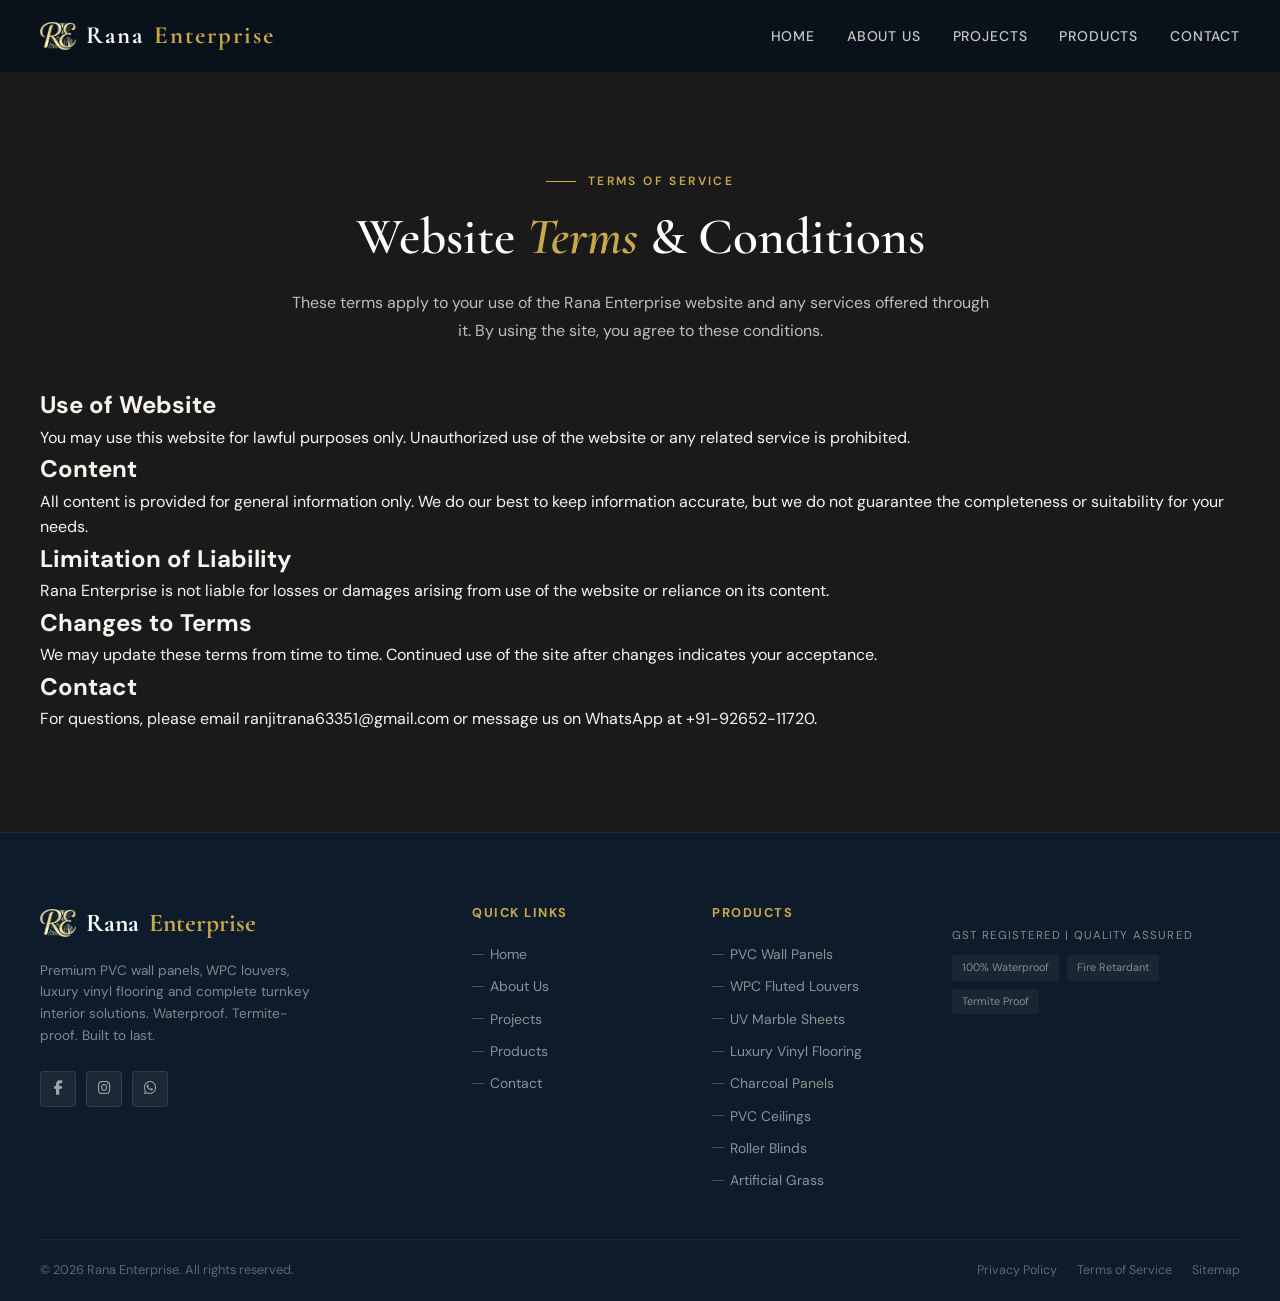
<file: terms.html>
<!DOCTYPE html>
<html lang="en">
<head>
<meta charset="UTF-8">
<meta name="viewport" content="width=device-width, initial-scale=1.0">
<title>Rana Enterprise | Terms of Service</title>
<meta name="description" content="Rana Enterprise Terms of Service for use of the website and related services.">
<meta property="og:title" content="Rana Enterprise | Terms of Service">
<meta property="og:description" content="Read the terms governing your use of the Rana Enterprise website and services.">
<meta property="og:type" content="website">
<meta property="og:url" content="https://rana-enterprise.com/terms.html">
<meta property="og:site_name" content="Rana Enterprise">
<meta property="og:image" content="https://rana-enterprise.com/images/hero-image.jpeg">
<meta name="twitter:card" content="summary_large_image">
<meta name="twitter:title" content="Rana Enterprise | Terms of Service">
<meta name="twitter:description" content="Read the terms governing your use of the Rana Enterprise website and services.">
<meta name="twitter:image" content="https://rana-enterprise.com/images/hero-image.jpeg">
<link rel="canonical" href="https://rana-enterprise.com/terms.html">
<meta name="robots" content="index, follow">
<link rel="icon" href="images/logo/small-logo.png" type="image/png">
<link rel="preconnect" href="https://fonts.googleapis.com">
<link href="https://fonts.googleapis.com/css2?family=Cormorant+Garamond:wght@300;400;500;600;700&family=DM+Sans:wght@300;400;500;600&family=Bebas+Neue&display=swap" rel="stylesheet">
<link rel="stylesheet" href="style.css">
<link rel="stylesheet" href="https://cdnjs.cloudflare.com/ajax/libs/font-awesome/6.5.0/css/all.min.css">
</head>
<body class="page-fixed-nav">
<div id="scroll-progress"></div>
<div id="loader">
  <div class="loader-logo">Rana Enterprise</div>
  <div class="loader-line"><div class="loader-line-fill"></div></div>
</div>
<nav id="navbar" class="page-fixed-nav">
  <a href="index.html" class="nav-logo">
    <div class="nav-logo-icon"><img src="images/logo/small-logo.png" alt="Rana Enterprise logo"></div>
    Rana <span>Enterprise</span>
  </a>
  <div class="nav-menu" id="nav-menu">
    <a href="index.html" data-page="home">Home</a>
    <a href="about.html" data-page="about">About Us</a>
    <a href="projects.html" data-page="projects">Projects</a>
    <a href="products.html" data-page="products-page">Products</a>
    <a href="contact.html" data-page="contact">Contact</a>
  </div>
  <div class="hamburger" id="hamburger" onclick="toggleMobile()">
    <span></span><span></span><span></span>
  </div>
</nav>
<div class="mobile-menu" id="mobile-menu">
  <a href="index.html" onclick="closeMobile()">Home</a>
  <a href="about.html" onclick="closeMobile()">About Us</a>
  <a href="projects.html" onclick="closeMobile()">Projects</a>
  <a href="products.html" onclick="closeMobile()">Products</a>
  <a href="contact.html" onclick="closeMobile()">Contact</a>
</div>
<section class="section-pad">
  <div class="container">
    <div style="text-align:center;margin-bottom:40px">
      <div class="section-label" style="justify-content:center">Terms of Service</div>
      <h1 class="section-title">Website <em>Terms</em> & Conditions</h1>
      <p style="color:rgba(248,244,238,0.75);max-width:700px;margin:16px auto;line-height:1.8">These terms apply to your use of the Rana Enterprise website and any services offered through it. By using the site, you agree to these conditions.</p>
    </div>
    <div class="policy-content">
      <h2>Use of Website</h2>
      <p>You may use this website for lawful purposes only. Unauthorized use of the website or any related service is prohibited.</p>
      <h2>Content</h2>
      <p>All content is provided for general information only. We do our best to keep information accurate, but we do not guarantee the completeness or suitability for your needs.</p>
      <h2>Limitation of Liability</h2>
      <p>Rana Enterprise is not liable for losses or damages arising from use of the website or reliance on its content.</p>
      <h2>Changes to Terms</h2>
      <p>We may update these terms from time to time. Continued use of the site after changes indicates your acceptance.</p>
      <h2>Contact</h2>
      <p>For questions, please email <a href="mailto:ranjitrana63351@gmail.com">ranjitrana63351@gmail.com</a> or message us on WhatsApp at +91-92652-11720.</p>
    </div>
  </div>
</section>
<footer>
  <div class="footer-main">
    <div class="container">
      <div class="footer-grid">
        <div class="footer-brand">
          <div class="footer-logo"><div class="nav-logo-icon"><img src="images/logo/small-logo.png" alt="Rana Enterprise logo"></div>Rana <span>Enterprise</span></div>
          <p class="footer-tagline">Premium PVC wall panels, WPC louvers, luxury vinyl flooring and complete turnkey interior solutions. Waterproof. Termite-proof. Built to last.</p>
          <div class="footer-socials">
            <a href="https://www.facebook.com/share/1EucKPHmj1/" class="social-btn" aria-label="Facebook" target="_blank" rel="noopener noreferrer"><i class="fab fa-facebook-f"></i></a>
            <a href="https://www.instagram.com/ranjeet_rana_0121?igsh=bjB0dzAxNHVwMGg=" class="social-btn" aria-label="Instagram" target="_blank" rel="noopener noreferrer"><i class="fab fa-instagram"></i></a>
            <a href="https://wa.me/919265211720" class="social-btn" aria-label="WhatsApp" target="_blank" rel="noopener noreferrer"><i class="fab fa-whatsapp"></i></a>
          </div>
        </div>
        <div class="footer-col">
          <h4>Quick Links</h4>
          <div class="footer-links">
            <a href="index.html">Home</a>
            <a href="about.html">About Us</a>
            <a href="projects.html">Projects</a>
            <a href="products.html">Products</a>
            <a href="contact.html">Contact</a>
          </div>
        </div>
        <div class="footer-col">
          <h4>Products</h4>
          <div class="footer-links">
            <a href="products.html">PVC Wall Panels</a>
            <a href="products.html">WPC Fluted Louvers</a>
            <a href="products.html">UV Marble Sheets</a>
            <a href="products.html">Luxury Vinyl Flooring</a>
            <a href="products.html">Charcoal Panels</a>
            <a href="products.html">PVC Ceilings</a>
            <a href="products.html">Roller Blinds</a>
            <a href="products.html">Artificial Grass</a>
          </div>
        </div>
        <div class="footer-col">
          <div style="margin-top:24px">
            <p style="font-size:0.72rem;color:var(--text-muted);text-transform:uppercase;letter-spacing:0.1em;margin-bottom:10px">GST Registered | Quality Assured</p>
            <div style="display:flex;flex-wrap:wrap;gap:8px">
              <span style="padding:4px 10px;background:rgba(255,255,255,0.05);border-radius:3px;font-size:0.68rem;color:var(--text-muted)">100% Waterproof</span>
              <span style="padding:4px 10px;background:rgba(255,255,255,0.05);border-radius:3px;font-size:0.68rem;color:var(--text-muted)">Fire Retardant</span>
              <span style="padding:4px 10px;background:rgba(255,255,255,0.05);border-radius:3px;font-size:0.68rem;color:var(--text-muted)">Termite Proof</span>
            </div>
          </div>
        </div>
      </div>
    </div>
  </div>
  <div class="container">
    <div class="footer-bottom">
      <p>© 2026 Rana Enterprise. All rights reserved.</p>
      <div class="footer-bottom-links">
        <a href="privacy.html">Privacy Policy</a>
        <a href="terms.html">Terms of Service</a>
        <a href="sitemap.xml">Sitemap</a>
      </div>
    </div>
  </div>
</footer>
<script src="app.js" defer></script>
<script>
  function hideLoader() {
    const loader = document.getElementById("loader");
    if (loader) loader.classList.add("hidden");
  }
  document.addEventListener("DOMContentLoaded", hideLoader, { once: true });
  setTimeout(hideLoader, 2000);
</script>
</body>
</html>
</file>
<file: style.css>
/* ==========================================
   CSS VARIABLES & RESET
==========================================*/
:root {
  --gold: #C9A84C;
  --gold-light: #E2C97E;
  --gold-dark: #9A7A2E;
  --charcoal: #1A1A1A;
  --charcoal-mid: #2A2A2A;
  --charcoal-soft: #3A3A3A;
  --deep-blue: #0D1B2A;
  --blue-accent: #1E3A5F;
  --cream: #F8F4EE;
  --cream-dark: #EDE6D9;
  --white: #FFFFFF;
  --text-muted: #8A8A8A;
  --glass-bg: rgba(255,255,255,0.05);
  --glass-border: rgba(201,168,76,0.2);
  --shadow-gold: 0 8px 40px rgba(201,168,76,0.15);
  --shadow-deep: 0 20px 60px rgba(0,0,0,0.4);
  --radius: 4px;
  --radius-lg: 12px;
  --transition: all 0.4s cubic-bezier(0.25,0.46,0.45,0.94);
}

*, *::before, *::after { margin:0; padding:0; box-sizing:border-box; }

html { scroll-behavior: smooth; font-size: 16px; }

body {
  font-family: 'DM Sans', sans-serif;
  background: var(--charcoal);
  color: var(--cream);
  overflow-x: hidden;
  line-height: 1.6;
}
body.page-fixed-nav {
  padding-top: 72px;
}

img { max-width:100%; display:block; }
a { text-decoration:none; color:inherit; }
button { cursor:pointer; font-family:inherit; border:none; outline:none; }
ul { list-style:none; }

/* ==========================================
   SCROLL PROGRESS BAR
==========================================*/
#scroll-progress {
  position: fixed;
  top: 0; left: 0;
  height: 3px;
  background: linear-gradient(90deg, var(--gold-dark), var(--gold-light));
  z-index: 9999;
  width: 0%;
  transition: width 0.1s;
}

/* ==========================================
   LOADING SCREEN
==========================================*/
#loader {
  position: fixed;
  inset: 0;
  background: var(--deep-blue);
  z-index: 99999;
  display: flex;
  flex-direction: column;
  align-items: center;
  justify-content: center;
  gap: 20px;
  transition: opacity 0.6s, visibility 0.6s;
}
#loader.hidden { opacity:0; visibility:hidden; }
.loader-logo {
  font-family: 'Cormorant Garamond', serif;
  font-size: 2.5rem;
  font-weight: 700;
  color: var(--gold);
  letter-spacing: 0.1em;
}
.loader-line {
  width: 200px;
  height: 2px;
  background: var(--charcoal-soft);
  border-radius: 10px;
  overflow: hidden;
}
.loader-line-fill {
  height: 100%;
  width: 0%;
  background: linear-gradient(90deg, var(--gold-dark), var(--gold-light));
  animation: load-fill 1.8s ease forwards;
}
@keyframes load-fill { to { width:100%; } }

/* ==========================================
   NAVBAR
==========================================*/
#navbar {
  position: fixed;
  top: 0; left: 0; right: 0;
  z-index: 1000;
  padding: 0 40px;
  height: 72px;
  display: flex;
  align-items: center;
  justify-content: space-between;
  transition: var(--transition);
  background: transparent;
}
body.page-fixed-nav #navbar {
  background: rgba(10,18,28,0.97);
  backdrop-filter: blur(20px);
}
body.page-fixed-nav #navbar.scrolled {
  background: rgba(10,18,28,0.97);
}
#navbar.scrolled {
  background: rgba(10,18,28,0.97);
  backdrop-filter: blur(20px);
  box-shadow: 0 2px 30px rgba(0,0,0,0.5);
  height: 62px;
}
.nav-logo {
  font-family: 'Cormorant Garamond', serif;
  font-size: 1.55rem;
  font-weight: 700;
  color: var(--white);
  letter-spacing: 0.08em;
  display: flex;
  align-items: center;
  gap: 10px;
}
.nav-logo span { color: var(--gold); }
.nav-logo-icon {
  width: 36px; height: 36px;
  display: flex;
  align-items: center;
  justify-content: center;
}
.nav-logo-icon img {
  width: 100%;
  height: 100%;
  object-fit: contain;
}
.nav-menu {
  display: flex;
  align-items: center;
  gap: 32px;
}
.nav-menu a {
  font-size: 0.875rem;
  font-weight: 500;
  letter-spacing: 0.06em;
  text-transform: uppercase;
  color: rgba(248,244,238,0.8);
  position: relative;
  transition: color 0.3s;
}
.nav-menu a::after {
  content:'';
  position:absolute;
  bottom:-4px; left:0;
  width:0; height:1px;
  background: var(--gold);
  transition: width 0.3s;
}
.nav-menu a:hover { color: var(--gold); }
.nav-menu a:hover::after { width:100%; }
.nav-menu a.active { color: var(--gold); }

.nav-actions {
  display: flex;
  align-items: center;
  gap: 12px;
}
.btn-nav-call, .btn-nav-whatsapp, .btn-nav-quote {
  padding: 8px 16px;
  border-radius: var(--radius);
  font-size: 0.8rem;
  font-weight: 600;
  letter-spacing: 0.04em;
  transition: var(--transition);
  display: flex;
  align-items: center;
  gap: 6px;
}
.btn-nav-call {
  background: transparent;
  border: 1px solid rgba(201,168,76,0.4);
  color: var(--gold-light);
}
.btn-nav-call:hover { background: rgba(201,168,76,0.1); border-color: var(--gold); }
.btn-nav-whatsapp {
  background: #25D366;
  color: white;
}
.btn-nav-whatsapp:hover { background: #20BD5A; transform: translateY(-1px); }
.btn-nav-quote {
  background: linear-gradient(135deg, var(--gold-dark), var(--gold));
  color: var(--charcoal);
}
.btn-nav-quote:hover { transform: translateY(-2px); box-shadow: var(--shadow-gold); }

.hamburger {
  display: none;
  flex-direction: column;
  gap: 5px;
  cursor: pointer;
  padding: 4px;
}
.hamburger span {
  display:block; width:24px; height:2px;
  background: var(--cream);
  transition: var(--transition);
}
.hamburger.open span:nth-child(1) { transform: translateY(7px) rotate(45deg); }
.hamburger.open span:nth-child(2) { opacity:0; }
.hamburger.open span:nth-child(3) { transform: translateY(-7px) rotate(-45deg); }

.mobile-menu {
  display: none;
  position: fixed;
  top: 62px; left:0; right:0;
  background: rgba(10,18,28,0.98);
  backdrop-filter: blur(20px);
  padding: 24px 40px 32px;
  flex-direction: column;
  gap: 20px;
  z-index: 999;
  border-bottom: 1px solid var(--glass-border);
}
.mobile-menu.open { display: flex; }
.mobile-menu a {
  font-size: 1rem;
  font-weight: 500;
  letter-spacing: 0.06em;
  text-transform: uppercase;
  color: var(--cream);
  padding: 8px 0;
  border-bottom: 1px solid rgba(255,255,255,0.07);
}

/* ==========================================
   BACK TO TOP & FLOATING BUTTONS
==========================================*/
#back-top {
  position: fixed;
  bottom: 160px; right: 28px;
  width: 44px; height: 44px;
  background: var(--charcoal-mid);
  border: 1px solid var(--glass-border);
  border-radius: 50%;
  display: flex; align-items:center; justify-content:center;
  color: var(--gold);
  font-size: 1rem;
  cursor: pointer;
  opacity: 0; pointer-events: none;
  transition: var(--transition);
  z-index: 990;
}
#back-top.visible { opacity:1; pointer-events:auto; }
#back-top:hover { background: var(--gold); color: var(--charcoal); transform: translateY(-3px); }

/* ==========================================
   FLOATING BUTTONS
==========================================*/
.floating-buttons {
  position: fixed;
  bottom: 28px;
  right: 28px;
  display: flex;
  flex-direction: column;
  gap: 12px;
  z-index: 990;
}

.floating-btn {
  width: 56px;
  height: 56px;
  border-radius: 50%;
  display: flex;
  align-items: center;
  justify-content: center;
  font-size: 1.4rem;
  border: none;
  cursor: pointer;
  transition: var(--transition);
  box-shadow: 0 4px 20px rgba(0,0,0,0.3);
}

.floating-btn-whatsapp {
  background: #25D366;
  color: white;
}

.floating-btn-whatsapp:hover {
  background: #20BD5A;
  transform: scale(1.1) translateY(-3px);
}

.floating-btn-call {
  background: var(--gold);
  color: var(--charcoal);
  font-weight: 600;
}

.floating-btn-call:hover {
  background: var(--gold-light);
  transform: scale(1.1) translateY(-3px);
}

.floating-btn-quote {
  background: linear-gradient(135deg, var(--gold-dark), var(--gold));
  color: var(--charcoal);
  position: relative;
  overflow: hidden;
  animation: heroFloatPulse 2.4s ease-in-out infinite;
  box-shadow: 0 0 0 0 rgba(201,168,76,0.6);
}

.floating-btn-quote::after {
  content: 'typing...';
  position: absolute;
  bottom: 64px;
  left: 50%;
  transform: translateX(-50%);
  background: rgba(10,18,28,0.95);
  color: var(--gold-light);
  font-size: 0.72rem;
  letter-spacing: 0.08em;
  text-transform: uppercase;
  padding: 6px 10px;
  border-radius: 999px;
  white-space: nowrap;
  opacity: 0;
  pointer-events: none;
  animation: typingHint 2.4s ease-in-out infinite;
}

.floating-btn-quote::before {
  content: '';
  position: absolute;
  inset: -2px;
  border-radius: 50%;
  border: 2px solid rgba(201,168,76,0.45);
  animation: heroRingPulse 2.2s ease-out infinite;
}

.floating-btn-quote:hover {
  transform: scale(1.1) translateY(-3px);
  box-shadow: 0 8px 30px rgba(201,168,76,0.3);
  animation-play-state: paused;
}

.floating-btn-quote:hover::after {
  animation-play-state: paused;
}

@keyframes heroFloatPulse {
  0%, 100% { transform: translateY(0) scale(1); box-shadow: 0 0 0 0 rgba(201,168,76,0.35); }
  50% { transform: translateY(-6px) scale(1.04); box-shadow: 0 0 0 10px rgba(201,168,76,0); }
}

@keyframes heroRingPulse {
  0% { transform: scale(0.9); opacity: 0.9; }
  100% { transform: scale(1.35); opacity: 0; }
}

@keyframes typingHint {
  0% { opacity: 0; transform: translateX(-50%) translateY(6px); }
  20% { opacity: 1; transform: translateX(-50%) translateY(0); }
  80% { opacity: 1; transform: translateX(-50%) translateY(0); }
  100% { opacity: 0; transform: translateX(-50%) translateY(-6px); }
}

.whatsapp-float {
  position: fixed;
  bottom: 100px; right: 28px;
  width: 54px; height: 54px;
  background: #25D366;
  border-radius: 50%;
  display: flex; align-items:center; justify-content:center;
  font-size: 1.6rem;
  color: white;
  box-shadow: 0 6px 24px rgba(37,211,102,0.4);
  z-index: 990;
  transition: var(--transition);
  animation: pulse-green 2.5s ease-in-out infinite;
}
.whatsapp-float:hover { transform: scale(1.12); }

.quote-float {
  position: fixed;
  bottom: 28px; right: 28px;
  padding: 12px 20px;
  background: linear-gradient(135deg, var(--gold-dark), var(--gold));
  color: var(--charcoal);
  font-size: 0.8rem;
  font-weight: 700;
  letter-spacing: 0.05em;
  text-transform: uppercase;
  border-radius: 30px;
  z-index: 990;
  box-shadow: var(--shadow-gold);
  transition: var(--transition);
  animation: pulse-gold 3s ease-in-out infinite;
}
.quote-float:hover { transform: translateY(-3px) scale(1.03); }

@keyframes pulse-green {
  0%,100% { box-shadow: 0 6px 24px rgba(37,211,102,0.4); }
  50% { box-shadow: 0 6px 40px rgba(37,211,102,0.7); }
}
@keyframes pulse-gold {
  0%,100% { box-shadow: 0 8px 30px rgba(201,168,76,0.3); }
  50% { box-shadow: 0 8px 50px rgba(201,168,76,0.6); }
}

/* ==========================================
   SECTION UTILITIES
==========================================*/
section { position:relative; }
.container { max-width: 1320px; margin: 0 auto; padding: 0 40px; }
.section-pad { padding: 100px 0; }
.section-pad-sm { padding: 70px 0; }

.section-label {
  font-size: 0.75rem;
  font-weight: 600;
  letter-spacing: 0.2em;
  text-transform: uppercase;
  color: var(--gold);
  display: flex;
  align-items: center;
  gap: 12px;
  margin-bottom: 16px;
}
.section-label::before {
  content:'';
  width:30px; height:1px;
  background: var(--gold);
}

.section-title {
  font-family: 'Cormorant Garamond', serif;
  font-size: clamp(2rem, 4vw, 3.2rem);
  font-weight: 600;
  line-height: 1.2;
  color: var(--white);
  margin-bottom: 20px;
}
.section-title em { color: var(--gold); font-style: italic; }

.section-subtitle {
  font-size: 1rem;
  color: var(--text-muted);
  max-width: 560px;
  line-height: 1.7;
}

.gold-line {
  width: 60px; height: 2px;
  background: linear-gradient(90deg, var(--gold), transparent);
  margin: 20px 0;
}

/* Button styles */
.btn-primary {
  display: inline-flex;
  align-items: center;
  gap: 8px;
  padding: 14px 30px;
  background: linear-gradient(135deg, var(--gold-dark), var(--gold));
  color: var(--charcoal);
  font-weight: 700;
  font-size: 0.875rem;
  letter-spacing: 0.08em;
  text-transform: uppercase;
  border-radius: var(--radius);
  transition: var(--transition);
  box-shadow: var(--shadow-gold);
}
.btn-primary:hover { transform: translateY(-3px); box-shadow: 0 12px 40px rgba(201,168,76,0.4); }

.btn-outline {
  display: inline-flex;
  align-items: center;
  gap: 8px;
  padding: 13px 28px;
  background: transparent;
  color: var(--cream);
  font-weight: 600;
  font-size: 0.875rem;
  letter-spacing: 0.08em;
  text-transform: uppercase;
  border: 1px solid rgba(248,244,238,0.3);
  border-radius: var(--radius);
  transition: var(--transition);
}
.btn-outline:hover { border-color: var(--gold); color: var(--gold); transform: translateY(-2px); }

.btn-gold-outline {
  display: inline-flex;
  align-items: center;
  gap: 8px;
  padding: 12px 26px;
  background: transparent;
  color: var(--gold);
  font-weight: 600;
  font-size: 0.8rem;
  letter-spacing: 0.08em;
  text-transform: uppercase;
  border: 1px solid var(--gold);
  border-radius: var(--radius);
  transition: var(--transition);
}
.btn-gold-outline:hover { background: var(--gold); color: var(--charcoal); }

/* ==========================================
   HERO SECTION
==========================================*/
#hero {
  min-height: 100vh;
  display: flex;
  align-items: center;
  position: relative;
  overflow: hidden;
  background: var(--deep-blue);
}
.hero-bg {
  position: absolute;
  inset: 0;
  background:
    linear-gradient(135deg, rgba(13,27,42,0.97) 0%, rgba(13,27,42,0.7) 50%, rgba(13,27,42,0.85) 100%),
    url("images/hero-image.jpeg") center/cover no-repeat;
  z-index: 0;
}
.hero-bg::after {
  content:'';
  position:absolute;
  inset:0;
  background: radial-gradient(ellipse at 70% 50%, rgba(201,168,76,0.06) 0%, transparent 70%);
}
.hero-content {
  position: relative;
  z-index: 2;
  padding-top: 100px;
  max-width: 780px;
}
.hero-badge {
  display: inline-flex;
  align-items: center;
  gap: 8px;
  padding: 7px 16px;
  background: rgba(201,168,76,0.1);
  border: 1px solid rgba(201,168,76,0.25);
  border-radius: 30px;
  font-size: 0.75rem;
  font-weight: 600;
  letter-spacing: 0.12em;
  text-transform: uppercase;
  color: var(--gold-light);
  margin-bottom: 28px;
  animation: fade-up 0.8s 0.2s both;
}
.hero-badge i { font-size: 0.7rem; }
.hero-title {
  font-family: 'Cormorant Garamond', serif;
  font-size: clamp(2.8rem, 6vw, 5rem);
  font-weight: 700;
  line-height: 1.1;
  color: var(--white);
  margin-bottom: 24px;
  animation: fade-up 0.8s 0.4s both;
}
.hero-title em { color: var(--gold); font-style: italic; display:block; }
.hero-subtitle {
  font-size: 1.1rem;
  color: rgba(248,244,238,0.65);
  line-height: 1.7;
  max-width: 520px;
  margin-bottom: 36px;
  animation: fade-up 0.8s 0.6s both;
}
.hero-btns {
  display: flex;
  gap: 16px;
  flex-wrap: wrap;
  animation: fade-up 0.8s 0.8s both;
}
.hero-badges {
  display: flex;
  flex-wrap: wrap;
  gap: 12px;
  margin-top: 52px;
  animation: fade-up 0.8s 1s both;
}
.trust-badge {
  display: flex;
  align-items: center;
  gap: 7px;
  padding: 8px 14px;
  background: rgba(255,255,255,0.05);
  border: 1px solid rgba(255,255,255,0.1);
  border-radius: 30px;
  font-size: 0.78rem;
  font-weight: 500;
  color: rgba(248,244,238,0.75);
  backdrop-filter: blur(10px);
}
.trust-badge i { color: var(--gold); font-size: 0.8rem; }

.hero-stats {
  position: absolute;
  bottom: 60px; right: 60px;
  display: flex;
  flex-direction: column;
  gap: 20px;
  z-index: 2;
  animation: fade-left 0.8s 1s both;
}
.hero-stat {
  background: rgba(255,255,255,0.04);
  border: 1px solid rgba(201,168,76,0.15);
  border-radius: var(--radius-lg);
  padding: 16px 22px;
  backdrop-filter: blur(20px);
  text-align: right;
}
.hero-stat-num {
  font-family: 'Bebas Neue', sans-serif;
  font-size: 2rem;
  color: var(--gold);
  line-height: 1;
}
.hero-stat-label {
  font-size: 0.72rem;
  color: var(--text-muted);
  letter-spacing: 0.1em;
  text-transform: uppercase;
  margin-top: 2px;
}
.hero-scroll {
  position: absolute;
  bottom: 32px; left: 50%;
  transform: translateX(-50%);
  z-index: 2;
  display: flex;
  flex-direction: column;
  align-items: center;
  gap: 8px;
  color: rgba(248,244,238,0.4);
  font-size: 0.7rem;
  letter-spacing: 0.15em;
  text-transform: uppercase;
  animation: bounce-gentle 2s ease-in-out infinite;
}
.hero-scroll i { font-size: 1.2rem; color: var(--gold); }

@keyframes bounce-gentle {
  0%,100% { transform: translateX(-50%) translateY(0); }
  50% { transform: translateX(-50%) translateY(6px); }
}
@keyframes fade-up { from { opacity:0; transform: translateY(30px); } to { opacity:1; transform: translateY(0); } }
@keyframes fade-left { from { opacity:0; transform: translateX(30px); } to { opacity:1; transform: translateX(0); } }

/* ==========================================
   STATS BAR
==========================================*/
#stats-bar {
  background: linear-gradient(135deg, var(--gold-dark), var(--gold-dark) 40%, #8A6820);
  padding: 32px 0;
  position: relative;
  overflow: hidden;
}
#stats-bar::before {
  content:'';
  position:absolute;
  inset:0;
  background: repeating-linear-gradient(
    -45deg,
    transparent,
    transparent 10px,
    rgba(255,255,255,0.03) 10px,
    rgba(255,255,255,0.03) 20px
  );
}
.stats-grid {
  display: flex;
  justify-content: space-around;
  align-items: center;
  flex-wrap: wrap;
  gap: 20px;
  position: relative;
}
.stat-item {
  text-align: center;
}
.stat-item-num {
  font-family: 'Bebas Neue', sans-serif;
  font-size: 2.8rem;
  color: var(--charcoal);
  line-height: 1;
}
.stat-item-label {
  font-size: 0.8rem;
  font-weight: 600;
  color: rgba(26,26,26,0.7);
  letter-spacing: 0.08em;
  text-transform: uppercase;
  margin-top: 4px;
}
.stat-divider { width:1px; height:50px; background: rgba(26,26,26,0.2); }

/* ==========================================
   SERVICES SECTION
==========================================*/
#services { background: var(--charcoal); }
.services-header {
  display: flex;
  justify-content: space-between;
  align-items: flex-end;
  margin-bottom: 60px;
  gap: 30px;
  flex-wrap: wrap;
}
.services-grid {
  display: grid;
  grid-template-columns: repeat(3, 1fr);
  gap: 2px;
}
.service-card {
  position: relative;
  overflow: hidden;
  aspect-ratio: 4/3;
  cursor: pointer;
  group: '';
  display: block;
  text-decoration: none;
  color: inherit;
}
.service-card img,
.service-card video {
  width: 100%; height: 100%;
  object-fit: cover;
  display: block;
}
.service-card .service-video-poster {
  position: absolute;
  inset: 0;
  z-index: 1;
  transition: opacity 0.4s ease;
}
.service-card .service-video {
  position: absolute;
  inset: 0;
  z-index: 2;
  opacity: 0;
  pointer-events: none;
  background: #000;
  transition: opacity 0.4s ease;
}
.service-card.video-ready .service-video-poster {
  opacity: 0;
}
.service-card.video-ready .service-video {
  opacity: 1;
}
.service-card:hover img,
.service-card:hover video { transform: scale(1.08); }
.service-overlay {
  position: absolute;
  inset: 0;
  z-index: 3;
  background: linear-gradient(to top, rgba(10,18,28,0.97) 0%, rgba(10,18,28,0.2) 60%, transparent 100%);
  display: flex;
  flex-direction: column;
  justify-content: flex-end;
  padding: 28px;
  transition: var(--transition);
}
.service-card:hover .service-overlay {
  background: linear-gradient(to top, rgba(10,18,28,1) 0%, rgba(10,18,28,0.7) 60%, rgba(10,18,28,0.3) 100%);
}
.service-icon {
  width: 42px; height: 42px;
  background: rgba(201,168,76,0.15);
  border: 1px solid rgba(201,168,76,0.3);
  border-radius: var(--radius);
  display: flex;
  align-items: center;
  justify-content: center;
  color: var(--gold);
  font-size: 1rem;
  margin-bottom: 10px;
  transition: var(--transition);
}
.service-card:hover .service-icon { background: var(--gold); color: var(--charcoal); }
.service-card h3 {
  font-family: 'Cormorant Garamond', serif;
  font-size: 1.3rem;
  font-weight: 600;
  color: var(--white);
  margin-bottom: 6px;
  position: relative;
  z-index: 4;
}
.service-card p {
  font-size: 0.82rem;
  color: rgba(248,244,238,0.55);
  line-height: 1.5;
  max-height: 80px;
  overflow: hidden;
  transition: max-height 0.4s ease, opacity 0.4s;
  opacity: 1;
  position: relative;
  z-index: 4;
}
.service-card-cta {
  display: inline-flex;
  align-items: center;
  gap: 6px;
  color: var(--gold);
  font-size: 0.78rem;
  font-weight: 600;
  letter-spacing: 0.08em;
  text-transform: uppercase;
  margin-top: 10px;
  opacity: 1;
  transform: translateY(0);
  transition: var(--transition);
  position: relative;
  z-index: 4;
}

/* ==========================================
   FEATURED PRODUCTS
==========================================*/
#products { background: #111111; }
.products-filter {
  display: flex;
  gap: 8px;
  flex-wrap: wrap;
  margin-bottom: 48px;
}
.filter-btn {
  padding: 8px 18px;
  border-radius: 30px;
  font-size: 0.78rem;
  font-weight: 600;
  letter-spacing: 0.06em;
  text-transform: uppercase;
  background: transparent;
  color: var(--text-muted);
  border: 1px solid rgba(255,255,255,0.1);
  transition: var(--transition);
  cursor: pointer;
}
.filter-btn.active, .filter-btn:hover {
  background: var(--gold);
  color: var(--charcoal);
  border-color: var(--gold);
}
.products-grid {
  display: grid;
  grid-template-columns: repeat(4, 1fr);
  gap: 20px;
}
.product-card {
  background: var(--charcoal-mid);
  border: 1px solid rgba(255,255,255,0.06);
  border-radius: var(--radius-lg);
  overflow: hidden;
  transition: var(--transition);
  cursor: pointer;
}
.product-card:hover {
  transform: translateY(-6px);
  border-color: rgba(201,168,76,0.3);
  box-shadow: var(--shadow-gold);
}
.product-img-wrap {
  position: relative;
  aspect-ratio: 1/1;
  overflow: hidden;
  background: var(--charcoal-soft);
}
.product-img-wrap img,
.product-img-wrap video {
  width:100%; height:100%;
  object-fit: cover;
  display: block;
  transition: transform 0.6s ease;
}
.product-img-wrap video {
  background: #000;
}
.product-card:hover .product-img-wrap img,
.product-card:hover .product-img-wrap video { transform: scale(1.08); }
.product-category-tag {
  position: absolute;
  top: 12px; left: 12px;
  padding: 4px 10px;
  background: rgba(201,168,76,0.9);
  border-radius: 3px;
  font-size: 0.65rem;
  font-weight: 700;
  letter-spacing: 0.1em;
  text-transform: uppercase;
  color: var(--charcoal);
}
.product-wishlist {
  position: absolute;
  top: 12px; right: 12px;
  width: 32px; height: 32px;
  background: rgba(0,0,0,0.5);
  border-radius: 50%;
  display: flex; align-items:center; justify-content:center;
  color: var(--text-muted);
  font-size: 0.85rem;
  transition: var(--transition);
  border: none;
  cursor: pointer;
}
.product-wishlist:hover { color: #e74c3c; background: rgba(0,0,0,0.7); }
.product-wishlist.saved { color: #e74c3c; background: rgba(0,0,0,0.7); }
.product-body {
  padding: 18px;
}
.product-name {
  font-family: 'Cormorant Garamond', serif;
  font-size: 1.1rem;
  font-weight: 600;
  color: var(--white);
  margin-bottom: 6px;
}
.product-features {
  display: flex;
  flex-wrap: wrap;
  gap: 5px;
  margin-bottom: 12px;
}
.product-feature {
  padding: 3px 8px;
  background: rgba(255,255,255,0.05);
  border-radius: 3px;
  font-size: 0.65rem;
  color: var(--text-muted);
}
.product-price {
  font-size: 0.85rem;
  font-weight: 700;
  color: var(--gold);
  margin-bottom: 14px;
}
.product-actions {
  display: flex;
  gap: 8px;
}
.product-actions button {
  flex:1;
  padding: 9px 8px;
  border-radius: var(--radius);
  font-size: 0.72rem;
  font-weight: 600;
  letter-spacing: 0.04em;
  transition: var(--transition);
}
.btn-view {
  background: transparent;
  border: 1px solid rgba(255,255,255,0.15);
  color: var(--cream);
}
.btn-view:hover { border-color: var(--gold); color: var(--gold); }
.btn-quote-sm {
  background: var(--gold);
  color: var(--charcoal);
  border: none;
}
.btn-quote-sm:hover { background: var(--gold-light); transform: translateY(-1px); }

/* ==========================================
   WHY CHOOSE US
==========================================*/
#why-us {
  background: linear-gradient(135deg, var(--deep-blue) 0%, #0F2238 100%);
  position: relative;
  overflow: hidden;
}
#why-us::before {
  content:'';
  position:absolute;
  width:600px; height:600px;
  border-radius: 50%;
  background: radial-gradient(circle, rgba(201,168,76,0.06) 0%, transparent 70%);
  top: -200px; right: -200px;
}
.why-us-grid {
  display: grid;
  grid-template-columns: 1fr 1fr;
  gap: 80px;
  align-items: center;
}
.why-us-content {}
.why-features {
  display: grid;
  grid-template-columns: 1fr 1fr;
  gap: 20px;
  margin-top: 40px;
}
.why-feature {
  display: flex;
  gap: 14px;
  align-items: flex-start;
  padding: 18px;
  background: rgba(255,255,255,0.03);
  border: 1px solid rgba(255,255,255,0.07);
  border-radius: var(--radius-lg);
  transition: var(--transition);
}
.why-feature:hover {
  background: rgba(201,168,76,0.06);
  border-color: rgba(201,168,76,0.2);
  transform: translateY(-3px);
}
.why-feature-icon {
  width: 40px; height: 40px;
  min-width: 40px;
  background: rgba(201,168,76,0.1);
  border-radius: var(--radius);
  display: flex; align-items:center; justify-content:center;
  color: var(--gold);
  font-size: 1rem;
}
.why-feature h4 {
  font-size: 0.9rem;
  font-weight: 600;
  color: var(--white);
  margin-bottom: 4px;
}
.why-feature p { font-size: 0.78rem; color: var(--text-muted); line-height: 1.5; }
.why-us-visual {
  position: relative;
}
.why-main-img {
  border-radius: var(--radius-lg);
  overflow: hidden;
  aspect-ratio: 4/5;
}
.why-main-img img { width:100%; height:100%; object-fit:cover; }
.why-badge-card {
  position: absolute;
  bottom: -20px; left: -30px;
  background: var(--deep-blue);
  border: 1px solid rgba(201,168,76,0.25);
  border-radius: var(--radius-lg);
  padding: 20px 24px;
  min-width: 180px;
  box-shadow: var(--shadow-deep);
}
.why-badge-num {
  font-family: 'Bebas Neue', sans-serif;
  font-size: 2.8rem;
  color: var(--gold);
  line-height: 1;
}
.why-badge-text {
  font-size: 0.78rem;
  color: var(--text-muted);
  margin-top: 2px;
}
.why-cert-row {
  position: absolute;
  top: -20px; right: -20px;
  display: flex;
  flex-direction: column;
  gap: 8px;
}
.cert-pill {
  background: rgba(201,168,76,0.9);
  color: var(--charcoal);
  padding: 6px 14px;
  border-radius: 20px;
  font-size: 0.7rem;
  font-weight: 700;
  letter-spacing: 0.08em;
  text-transform: uppercase;
}

/* ==========================================
   PROJECTS
==========================================*/
#projects { background: var(--charcoal); }
.projects-tabs {
  display: flex;
  gap: 6px;
  margin-bottom: 40px;
  flex-wrap: wrap;
}
.tab-btn {
  padding: 9px 22px;
  border-radius: var(--radius);
  font-size: 0.8rem;
  font-weight: 600;
  letter-spacing: 0.06em;
  text-transform: uppercase;
  background: transparent;
  color: var(--text-muted);
  border: 1px solid rgba(255,255,255,0.1);
  transition: var(--transition);
  cursor: pointer;
}
.tab-btn.active, .tab-btn:hover {
  background: var(--blue-accent);
  color: var(--cream);
  border-color: var(--blue-accent);
}
.projects-masonry, .projects-grid {
  columns: 3;
  column-gap: 16px;
}
.project-item {
  break-inside: avoid;
  margin-bottom: 16px;
  position: relative;
  overflow: hidden;
  border-radius: var(--radius-lg);
  cursor: pointer;
  height: 300px;
  display: block;
}
.project-item img {
  width: 100%;
  height: 100%;
  object-fit: cover;
  display: block;
  transition: transform 0.6s ease;
}
.project-item:hover img { transform: scale(1.05); }
.project-item-overlay {
  position: absolute;
  inset: 0;
  background: linear-gradient(to top, rgba(10,18,28,0.95), transparent 50%);
  opacity: 0;
  transition: var(--transition);
  display: flex;
  flex-direction: column;
  justify-content: flex-end;
  padding: 20px;
}
.project-item:hover .project-item-overlay { opacity: 1; }
.project-item-overlay h4 {
  font-family: 'Cormorant Garamond', serif;
  font-size: 1.1rem;
  font-weight: 600;
  color: var(--white);
  margin-bottom: 4px;
}
.project-item-overlay p { font-size: 0.78rem; color: var(--gold); }

/* ==========================================
   GLASS FILM GALLERY & SLIDESHOW
==========================================*/
.glass-film-slideshow-container {
  position: relative;
  background: rgba(0,0,0,0.3);
  border-radius: var(--radius-lg);
  overflow: hidden;
  max-width: 100%;
}

.glass-film-slide {
  display: none;
  width: 100%;
}

.glass-film-slide.fade {
  animation: fade 1s;
}

@keyframes fade {
  from { opacity: 0.4; }
  to { opacity: 1; }
}

.glass-film-img {
  width: 100%;
  height: auto;
  display: block;
  cursor: zoom-in;
  transition: transform 0.3s ease;
}

.glass-film-img:hover {
  transform: scale(1.02);
}

.glass-film-slideshow-container .prev, 
.glass-film-slideshow-container .next {
  cursor: pointer;
  position: absolute;
  top: 50%;
  width: auto;
  padding: 16px;
  margin-top: -22px;
  color: var(--gold);
  font-weight: bold;
  font-size: 18px;
  transition: 0.3s ease;
  border-radius: 3px;
  background-color: rgba(0,0,0,0.5);
  user-select: none;
  z-index: 100;
}

.glass-film-slideshow-container .next {
  right: 0;
}

.glass-film-slideshow-container .prev {
  left: 0;
}

.glass-film-slideshow-container .prev:hover, 
.glass-film-slideshow-container .next:hover {
  background-color: var(--gold);
  color: var(--charcoal);
}

.glass-film-thumbnails {
  display: grid;
  grid-template-columns: repeat(auto-fit, minmax(120px, 1fr));
  gap: 12px;
  margin-top: 30px;
}

.glass-film-thumbnails img {
  width: 100%;
  height: 100px;
  object-fit: cover;
  border-radius: 8px;
  border: 2px solid rgba(201,168,76,0.2);
  cursor: pointer;
  transition: all 0.3s ease;
}

.glass-film-thumbnails img:hover {
  border-color: var(--gold);
  transform: scale(1.05);
}

/* Zoom Modal */
.zoom-modal {
  display: none;
  position: fixed;
  z-index: 10000;
  padding-top: 50px;
  left: 0;
  top: 0;
  width: 100%;
  height: 100%;
  background-color: rgba(0,0,0,0.95);
  animation: zoomIn 0.3s ease;
}

@keyframes zoomIn {
  from { opacity: 0; }
  to { opacity: 1; }
}

.zoom-modal.active {
  display: flex;
  align-items: center;
  justify-content: center;
}

.zoom-modal img {
  max-width: 90vw;
  max-height: 90vh;
  object-fit: contain;
}

.zoom-modal .close-zoom {
  position: absolute;
  top: 30px;
  right: 45px;
  color: var(--gold);
  font-size: 40px;
  font-weight: bold;
  cursor: pointer;
  z-index: 10001;
}

.zoom-modal .close-zoom:hover {
  color: var(--white);
}

/* Projects Page Hero */
#projects-hero {
  position: relative;
  z-index: 1;
  background-attachment: fixed;
  background-size: cover;
  background-position: center;
}

#projects-hero .hero-title { font-size: 3.2rem; }
#projects-hero .hero-subtitle { font-size: 1.1rem; max-width: 700px; margin: 0 auto; }

/* ==========================================
   TESTIMONIALS
==========================================*/
#testimonials {
  background: #0D1B2A;
  position: relative;
}
.testimonials-grid {
  display: grid;
  grid-template-columns: repeat(3, 1fr);
  gap: 24px;
  margin-top: 60px;
}
.testimonial-card {
  background: rgba(255,255,255,0.03);
  border: 1px solid rgba(255,255,255,0.07);
  border-radius: var(--radius-lg);
  padding: 32px 28px;
  position: relative;
  transition: var(--transition);
}
.testimonial-card:hover {
  border-color: rgba(201,168,76,0.25);
  transform: translateY(-4px);
}
.testimonial-card::before {
  content:'"';
  font-family: 'Cormorant Garamond', serif;
  font-size: 5rem;
  color: rgba(201,168,76,0.1);
  position: absolute;
  top: -10px; left: 20px;
  line-height: 1;
}
.stars { color: var(--gold); font-size: 0.85rem; margin-bottom: 16px; }
.testimonial-text {
  font-size: 0.9rem;
  color: rgba(248,244,238,0.7);
  line-height: 1.7;
  margin-bottom: 20px;
  font-style: italic;
}
.testimonial-author {
  display: flex;
  align-items: center;
  gap: 12px;
}
.author-avatar {
  width: 44px; height: 44px;
  background: var(--blue-accent);
  border-radius: 50%;
  display: flex; align-items:center; justify-content:center;
  font-family: 'Cormorant Garamond', serif;
  font-size: 1.1rem;
  color: var(--gold);
  font-weight: 700;
  flex-shrink:0;
}
.author-name {
  font-weight: 600;
  font-size: 0.9rem;
  color: var(--white);
}
.author-role { font-size: 0.75rem; color: var(--text-muted); }

/* ==========================================
   ABOUT PAGE
==========================================*/
#about { background: var(--charcoal); }
.about-grid {
  display: grid;
  grid-template-columns: 1fr 1fr;
  gap: 80px;
  align-items: center;
}
.about-images {
  position: relative;
}
.about-img-main {
  border-radius: var(--radius-lg);
  overflow: hidden;
  aspect-ratio: 3/4;
}
.about-img-main img, .about-img-main video { width:100%; height:100%; object-fit:cover; display:block; }
.about-img-accent {
  position: absolute;
  bottom: -30px; right: -30px;
  width: 200px;
  border-radius: var(--radius-lg);
  overflow: hidden;
  border: 4px solid var(--charcoal);
}
.about-img-accent img { width:100%; display:block; }
.timeline {
  margin-top: 40px;
  position: relative;
  padding-left: 30px;
}
.timeline::before {
  content:'';
  position:absolute;
  left: 0; top:8px; bottom:8px;
  width: 2px;
  background: linear-gradient(to bottom, var(--gold), transparent);
}
.timeline-item {
  position: relative;
  margin-bottom: 28px;
  padding-left: 20px;
}
.timeline-item::before {
  content:'';
  position:absolute;
  left: -26px; top: 8px;
  width: 10px; height: 10px;
  border-radius: 50%;
  background: var(--gold);
  border: 2px solid var(--charcoal);
}
.timeline-year {
  font-family: 'Bebas Neue', sans-serif;
  font-size: 1.3rem;
  color: var(--gold);
  line-height: 1;
}
.timeline-desc {
  font-size: 0.87rem;
  color: rgba(248,244,238,0.65);
  margin-top: 4px;
  line-height: 1.5;
}

/* ==========================================
   SERVICES PAGE
==========================================*/
#services-page { background: #111111; }
.service-full-item {
  display: grid;
  grid-template-columns: 1fr 1fr;
  gap: 60px;
  align-items: center;
  padding: 60px 0;
  border-bottom: 1px solid rgba(255,255,255,0.06);
}
.service-full-item:nth-child(even) .service-full-content { order: -1; }
.service-full-img {
  border-radius: var(--radius-lg);
  overflow: hidden;
  aspect-ratio: 16/9;
}
.service-full-img img { width:100%; height:100%; object-fit:cover; }
.service-num {
  font-family: 'Bebas Neue', sans-serif;
  font-size: 5rem;
  color: rgba(201,168,76,0.1);
  line-height: 1;
  margin-bottom: -20px;
}
.service-benefits {
  display: flex;
  flex-direction: column;
  gap: 10px;
  margin: 20px 0 28px;
}
.service-benefit {
  display: flex;
  align-items: center;
  gap: 10px;
  font-size: 0.88rem;
  color: rgba(248,244,238,0.75);
}
.service-benefit i { color: var(--gold); font-size: 0.8rem; }

/* ==========================================
   PRODUCTS PAGE
==========================================*/
#products-page { background: var(--charcoal); }
.products-sidebar {
  width: 260px;
  flex-shrink: 0;
}
.products-layout {
  display: flex;
  gap: 40px;
  align-items: flex-start;
}
.filter-panel {
  background: var(--charcoal-mid);
  border: 1px solid rgba(255,255,255,0.07);
  border-radius: var(--radius-lg);
  padding: 28px;
  position: sticky;
  top: 82px;
}
.filter-panel h3 {
  font-family: 'Cormorant Garamond', serif;
  font-size: 1.2rem;
  font-weight: 600;
  color: var(--white);
  margin-bottom: 24px;
  display: flex;
  align-items: center;
  justify-content: space-between;
}
.filter-group { margin-bottom: 24px; }
.filter-group-title {
  font-size: 0.75rem;
  font-weight: 700;
  letter-spacing: 0.12em;
  text-transform: uppercase;
  color: var(--gold);
  margin-bottom: 12px;
}
.filter-check {
  display: flex;
  align-items: center;
  gap: 10px;
  padding: 7px 0;
}
.filter-check input {
  accent-color: var(--gold);
  cursor: pointer;
}
.filter-check-label {
  display: flex;
  align-items: center;
  gap: 10px;
  cursor: pointer;
  flex: 1;
}
.filter-check-text {
  font-size: 0.85rem;
  color: rgba(248,244,238,0.7);
  cursor: pointer;
}
.products-main { flex:1; }
.products-toolbar {
  display: flex;
  justify-content: space-between;
  align-items: center;
  margin-bottom: 24px;
  flex-wrap: wrap;
  gap: 12px;
}
.products-count {
  font-size: 0.85rem;
  color: var(--text-muted);
}

/* ==========================================
   CONTACT PAGE
==========================================*/
#contact-page {
  background: var(--deep-blue);
}
.contact-layout {
  display: grid;
  grid-template-columns: 1fr 1.5fr;
  gap: 60px;
}
.contact-info h3 {
  font-family: 'Cormorant Garamond', serif;
  font-size: 1.4rem;
  font-weight: 600;
  color: var(--white);
  margin-bottom: 24px;
}
.contact-detail {
  display: flex;
  gap: 16px;
  margin-bottom: 24px;
  align-items: flex-start;
}
.contact-detail-icon {
  width: 42px; height: 42px;
  min-width: 42px;
  background: rgba(201,168,76,0.1);
  border: 1px solid rgba(201,168,76,0.2);
  border-radius: var(--radius);
  display: flex; align-items:center; justify-content:center;
  color: var(--gold);
}
.contact-detail-info p:first-child {
  font-size: 0.75rem;
  font-weight: 600;
  letter-spacing: 0.1em;
  text-transform: uppercase;
  color: var(--gold);
  margin-bottom: 4px;
}
.contact-detail-info p:last-child {
  font-size: 0.9rem;
  color: rgba(248,244,238,0.75);
  line-height: 1.5;
}
.contact-form-wrap {
  background: rgba(255,255,255,0.03);
  border: 1px solid rgba(255,255,255,0.08);
  border-radius: var(--radius-lg);
  padding: 40px;
}
.contact-form-wrap h3 {
  font-family: 'Cormorant Garamond', serif;
  font-size: 1.6rem;
  font-weight: 600;
  color: var(--white);
  margin-bottom: 32px;
}
.form-row {
  display: grid;
  grid-template-columns: 1fr 1fr;
  gap: 16px;
}
.form-group {
  margin-bottom: 20px;
}
.form-group label {
  display:block;
  font-size: 0.75rem;
  font-weight: 600;
  letter-spacing: 0.1em;
  text-transform: uppercase;
  color: var(--text-muted);
  margin-bottom: 8px;
}
.form-group input,
.form-group select,
.form-group textarea {
  width: 100%;
  background: rgba(255,255,255,0.04);
  border: 1px solid rgba(255,255,255,0.1);
  border-radius: var(--radius);
  padding: 12px 16px;
  font-size: 0.9rem;
  font-family: inherit;
  color: var(--cream);
  transition: border-color 0.3s;
  outline: none;
}
.form-group input:focus,
.form-group select:focus,
.form-group textarea:focus {
  border-color: var(--gold);
  background: rgba(201,168,76,0.04);
}
.form-group textarea { resize: vertical; min-height: 110px; }
.form-group select option { background: var(--charcoal-mid); }
.form-actions {
  display: flex;
  gap: 12px;
  flex-wrap: wrap;
}
.map-container {
  border-radius: var(--radius-lg);
  overflow: hidden;
  height: 240px;
  margin-top: 32px;
  background: var(--charcoal-mid);
  border: 1px solid rgba(255,255,255,0.08);
  display: flex;
  align-items: center;
  justify-content: center;
  flex-direction: column;
  gap: 10px;
  color: var(--text-muted);
}
.map-container i { font-size: 2rem; color: var(--gold); }

/* ==========================================
   CALCULATOR WIDGET
==========================================*/
#calculator { background: var(--charcoal); }
.calc-wrap {
  max-width: 700px;
  margin: 0 auto;
  background: var(--charcoal-mid);
  border: 1px solid rgba(201,168,76,0.2);
  border-radius: var(--radius-lg);
  padding: 48px;
}
.calc-wrap h3 {
  font-family: 'Cormorant Garamond', serif;
  font-size: 1.8rem;
  font-weight: 600;
  text-align: center;
  margin-bottom: 8px;
}
.calc-subtitle {
  text-align: center;
  color: var(--text-muted);
  font-size: 0.9rem;
  margin-bottom: 36px;
}
.calc-grid {
  display: grid;
  grid-template-columns: 1fr 1fr;
  gap: 20px;
  margin-bottom: 24px;
}
.calc-result {
  background: rgba(201,168,76,0.08);
  border: 1px solid rgba(201,168,76,0.3);
  border-radius: var(--radius-lg);
  padding: 24px;
  text-align: center;
  margin-top: 16px;
  display: none;
}
.calc-result.visible { display: block; }
.calc-result-price {
  font-family: 'Bebas Neue', sans-serif;
  font-size: 3rem;
  color: var(--gold);
  line-height: 1;
}
.calc-result-note { font-size: 0.78rem; color: var(--text-muted); margin-top: 6px; }

/* ==========================================
   FAQ
==========================================*/
.faq-list {
  max-width: 900px;
  margin: 0 auto;
  display: grid;
  gap: 14px;
}

.faq-item {
  background: rgba(255,255,255,0.04);
  border: 1px solid rgba(201,168,76,0.15);
  border-radius: 12px;
  padding: 16px 20px;
}

.faq-item summary {
  cursor: pointer;
  font-weight: 600;
  color: var(--cream);
  list-style: none;
  display: flex;
  align-items: center;
  justify-content: space-between;
  gap: 12px;
}

.faq-item summary::-webkit-details-marker {
  display: none;
}

.faq-item summary::after {
  content: '+';
  color: var(--gold);
  font-size: 1.1rem;
  transition: transform 0.3s ease;
}

.faq-item[open] summary::after {
  content: '–';
  transform: rotate(180deg);
}

.faq-item p {
  margin-top: 12px;
  color: rgba(248,244,238,0.78);
  line-height: 1.7;
}

/* ==========================================
   FOOTER
==========================================*/
footer {
  background: var(--deep-blue);
  border-top: 1px solid rgba(201,168,76,0.12);
}
.footer-main {
  padding: 70px 0 48px;
}
.footer-grid {
  display: grid;
  grid-template-columns: 2fr 1fr 1fr 1.5fr;
  gap: 48px;
}
.footer-brand {}
.footer-logo {
  font-family: 'Cormorant Garamond', serif;
  font-size: 1.6rem;
  font-weight: 700;
  color: var(--white);
  margin-bottom: 16px;
  display: flex;
  align-items: center;
  gap: 10px;
}
.footer-logo span { color: var(--gold); }
.footer-tagline {
  font-size: 0.85rem;
  color: rgba(248,244,238,0.5);
  line-height: 1.6;
  margin-bottom: 24px;
  max-width: 280px;
}
.footer-socials {
  display: flex;
  gap: 10px;
}
.social-btn {
  width: 36px; height: 36px;
  background: rgba(255,255,255,0.06);
  border: 1px solid rgba(255,255,255,0.1);
  border-radius: var(--radius);
  display: flex; align-items:center; justify-content:center;
  color: rgba(248,244,238,0.6);
  font-size: 0.9rem;
  transition: var(--transition);
}
.social-btn:hover { background: var(--gold); color: var(--charcoal); border-color: var(--gold); }
.footer-col h4 {
  font-size: 0.8rem;
  font-weight: 700;
  letter-spacing: 0.12em;
  text-transform: uppercase;
  color: var(--gold);
  margin-bottom: 20px;
}
.footer-links {
  display: flex;
  flex-direction: column;
  gap: 10px;
}
.footer-links a {
  font-size: 0.87rem;
  color: rgba(248,244,238,0.55);
  transition: color 0.3s;
  display: flex;
  align-items: center;
  gap: 6px;
}
.footer-links a::before {
  content:'';
  width:12px; height:1px;
  background: rgba(201,168,76,0.4);
}
.footer-links a:hover { color: var(--gold); }
.footer-bottom {
  padding: 20px 0;
  border-top: 1px solid rgba(255,255,255,0.07);
  display: flex;
  justify-content: space-between;
  align-items: center;
  flex-wrap: wrap;
  gap: 12px;
}
.footer-bottom p { font-size: 0.8rem; color: rgba(248,244,238,0.35); }
.footer-bottom-links {
  display: flex;
  gap: 20px;
}
.footer-bottom-links a {
  font-size: 0.78rem;
  color: rgba(248,244,238,0.35);
  transition: color 0.3s;
}
.footer-bottom-links a:hover { color: var(--gold); }

/* ==========================================
   PAGE ROUTING (SPA)
==========================================*/
.page { display:none; }
.page.active { display:block; }

/* ==========================================
   MODAL
==========================================*/
.modal-overlay {
  position: fixed;
  inset: 0;
  background: rgba(0,0,0,0.85);
  z-index: 2000;
  display: none;
  align-items: center;
  justify-content: center;
  padding: 20px;
}
.modal-overlay.open { display:flex; }
.modal-box {
  background: var(--charcoal-mid);
  border: 1px solid rgba(201,168,76,0.2);
  border-radius: var(--radius-lg);
  padding: 40px;
  max-width: 520px;
  width: 100%;
  position: relative;
  animation: modal-in 0.3s ease;
}
.chatbot-box {
  max-width: 560px;
  padding: 32px;
}
.chatbot-header {
  display: flex;
  align-items: flex-start;
  gap: 12px;
  margin-bottom: 16px;
}
.chatbot-avatar {
  width: 48px;
  height: 48px;
  display: flex;
  align-items: center;
  justify-content: center;
  border-radius: 50%;
  background: rgba(201,168,76,0.15);
  color: var(--gold);
  font-size: 1.2rem;
  overflow: visible;
  flex-shrink: 0;
  padding: 2px;
}

.chatbot-avatar img {
  width: 100%;
  height: 100%;
  object-fit: contain;
  border-radius: 50%;
}

.chatbot-avatar i {
  display: flex;
  align-items: center;
  justify-content: center;
  width: 100%;
  height: 100%;
}
.chatbot-header h3 {
  font-size: 1.1rem;
  margin-bottom: 4px;
  color: var(--cream);
}
.chatbot-header p {
  font-size: 0.9rem;
  color: var(--text-muted);
  line-height: 1.5;
}
.chatbot-messages {
  display: flex;
  flex-direction: column;
  gap: 10px;
  margin-bottom: 16px;
  max-height: 320px;
  min-height: 180px;
  overflow-y: auto;
  padding-right: 6px;
}
.chatbot-bubble {
  background: rgba(201,168,76,0.12);
  border: 1px solid rgba(201,168,76,0.2);
  border-radius: 14px;
  padding: 12px 14px;
  color: var(--cream);
  font-size: 0.95rem;
  line-height: 1.6;
  max-width: 90%;
  opacity: 0;
  transform: translateY(10px);
  transition: opacity 0.3s ease, transform 0.3s ease;
}
.chatbot-bubble.show {
  opacity: 1;
  transform: translateY(0);
}
.chatbot-bubble.user {
  background: rgba(30,58,95,0.7);
  border-color: rgba(201,168,76,0.25);
  margin-left: 20px;
  align-self: flex-end;
}
.chatbot-bubble.assistant {
  margin-right: 20px;
  align-self: flex-start;
}
.chatbot-typing {
  display: inline-flex;
  gap: 5px;
  padding: 10px 14px;
  align-self: flex-start;
}
.chatbot-typing span {
  width: 7px;
  height: 7px;
  border-radius: 50%;
  background: var(--gold-light);
  animation: chat-bounce 1s infinite ease-in-out;
}
.chatbot-typing span:nth-child(2) { animation-delay: 0.15s; }
.chatbot-typing span:nth-child(3) { animation-delay: 0.3s; }
@keyframes chat-bounce {
  0%, 80%, 100% { transform: translateY(0); opacity: 0.5; }
  40% { transform: translateY(-5px); opacity: 1; }
}
.chatbot-answers {
  display: flex;
  flex-direction: column;
  gap: 10px;
  margin-bottom: 16px;
}
.chatbot-answers label {
  font-size: 0.9rem;
  color: var(--cream);
  margin-bottom: 4px;
  display: block;
}
.chatbot-answers select,
.chatbot-answers textarea,
.chatbot-answers input {
  width: 100%;
  padding: 12px 14px;
  border-radius: 10px;
  border: 1px solid rgba(201,168,76,0.25);
  background: rgba(15, 24, 35, 0.95);
  color: var(--cream);
  transition: border-color 0.3s, box-shadow 0.3s;
}

.chatbot-answers select option {
  background: #0f1823;
  color: var(--cream);
}
.chatbot-answers select:focus,
.chatbot-answers textarea:focus,
.chatbot-answers input:focus {
  border-color: var(--gold);
  box-shadow: 0 0 0 3px rgba(201,168,76,0.16);
  outline: none;
}
.chatbot-answers textarea {
  min-height: 110px;
  resize: vertical;
}
.chatbot-answers .chatbot-field-error {
  border-color: #ff6b6b;
  box-shadow: 0 0 0 3px rgba(255,107,107,0.16);
}
.chatbot-actions button {
  width: 100%;
  justify-content: center;
}
@keyframes modal-in { from { opacity:0; transform:scale(0.9); } to { opacity:1; transform:scale(1); } }
.modal-close {
  position:absolute;
  top:16px; right:16px;
  background:none;
  border:none;
  color:var(--text-muted);
  font-size:1.3rem;
  cursor:pointer;
  transition:color 0.3s;
}
.modal-close:hover { color:var(--cream); }

/* ==========================================
   AOS-LIKE ANIMATIONS
==========================================*/
[data-aos] {
  opacity: 0;
  transform: translateY(30px);
  transition: opacity 0.7s ease, transform 0.7s ease;
}
[data-aos].aos-done {
  opacity: 1;
  transform: translateY(0);
}
[data-aos="fade-right"] { transform: translateX(-30px); }
[data-aos="fade-right"].aos-done { transform: translateX(0); }
[data-aos="fade-left"] { transform: translateX(30px); }
[data-aos="fade-left"].aos-done { transform: translateX(0); }
[data-aos="zoom-in"] { transform: scale(0.9); }
[data-aos="zoom-in"].aos-done { transform: scale(1); }

/* ==========================================
   RESPONSIVE
==========================================*/
@media (max-width:1200px) {
  .products-grid { grid-template-columns: repeat(3, 1fr); }
  .footer-grid { grid-template-columns: 1fr 1fr; }
}
@media (max-width:1024px) {
  .nav-menu { display:none; }
  .nav-actions .btn-nav-call, .nav-actions .btn-nav-whatsapp { display:none; }
  .hamburger { display:flex; }
  .why-us-grid { grid-template-columns:1fr; gap:40px; }
  .about-grid { grid-template-columns:1fr; gap:40px; }
  .contact-layout { grid-template-columns:1fr; }
  .service-full-item { grid-template-columns:1fr; gap:30px; }
  .service-full-item:nth-child(even) .service-full-content { order:0; }
  .hero-stats { display:none; }
}
@media (max-width:768px) {
  .container { padding: 0 20px; }
  #navbar { padding: 0 20px; }
  .section-pad { padding: 70px 0; }
  .services-grid { grid-template-columns: 1fr 1fr; }
  .products-grid { grid-template-columns: repeat(2,1fr); }
  .projects-masonry, .projects-grid { columns: 2; }
  .testimonials-grid { grid-template-columns:1fr; }
  .why-features { grid-template-columns:1fr; }
  .footer-grid { grid-template-columns:1fr; gap:32px; }
  .form-row { grid-template-columns:1fr; }
  .calc-grid { grid-template-columns:1fr; }
  .products-layout { flex-direction:column; }
  .products-sidebar { width:100%; }
  .filter-panel { position:static; }
  .hero-badges { display:none; }
}
@media (max-width:480px) {
  .services-grid { grid-template-columns:1fr; }
  .products-grid { grid-template-columns:1fr; }
  .projects-masonry, .projects-grid { columns:1; }
  .hero-title { font-size: 2.5rem; }
  .hero-btns { flex-direction:column; align-items:flex-start; }
  .calc-wrap { padding:28px 20px; }
  .contact-form-wrap { padding:24px 20px; }
  
  /* Glass Film Responsive */
  .glass-film-thumbnails {
    grid-template-columns: repeat(auto-fit, minmax(80px, 1fr));
    gap: 8px;
  }
  .glass-film-thumbnails img {
    height: 80px;
  }
  .glass-film-slideshow-container .prev,
  .glass-film-slideshow-container .next {
    padding: 10px;
    font-size: 16px;
  }
  .zoom-modal .close-zoom {
    top: 20px;
    right: 20px;
    font-size: 30px;
  }
}
</file>
